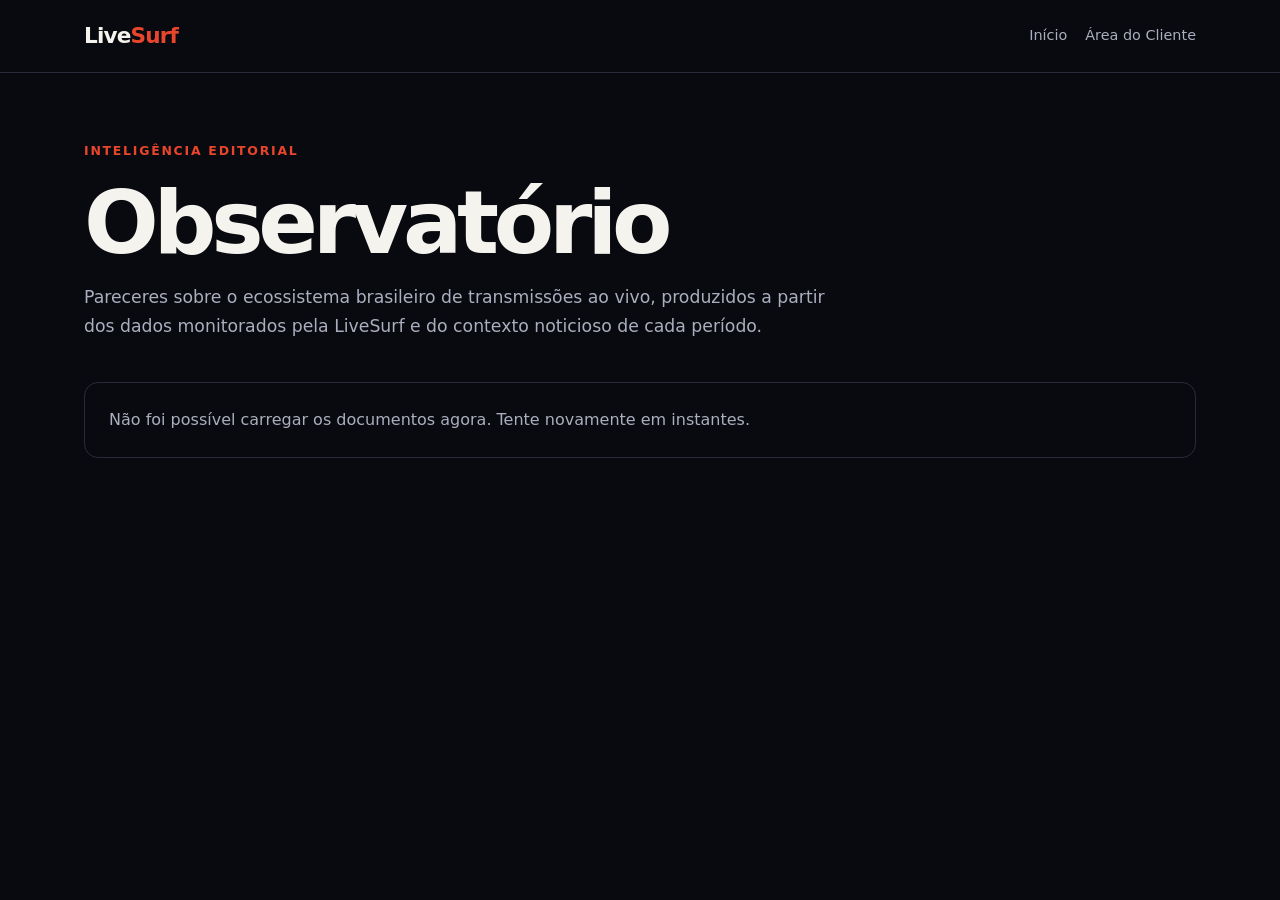
<file: observatorio.html>
<!doctype html>
<html lang="pt-BR">
<head>
  <meta charset="utf-8">
  <meta name="viewport" content="width=device-width, initial-scale=1">
  <meta name="description" content="Pareceres editoriais do Observatório LiveSurf sobre transmissões ao vivo.">
  <title>Observatório — LiveSurf</title>
  <style>
    :root { color-scheme: dark; --fundo:#090a0f; --painel:#12141c; --linha:#292c38; --texto:#f5f3ee; --suave:#aaaebe; --acento:#e8462c; }
    * { box-sizing:border-box; }
    body { margin:0; background:var(--fundo); color:var(--texto); font:16px/1.65 Inter,ui-sans-serif,system-ui,sans-serif; }
    a { color:inherit; }
    header { border-bottom:1px solid var(--linha); background:rgba(9,10,15,.94); position:sticky; top:0; z-index:2; }
    .barra { max-width:1160px; margin:auto; min-height:72px; padding:14px 24px; display:flex; align-items:center; gap:20px; }
    .marca { color:var(--texto); font-size:1.35rem; font-weight:850; text-decoration:none; letter-spacing:-.04em; }
    .marca span { color:var(--acento); }
    nav { margin-left:auto; display:flex; gap:18px; }
    nav a { color:var(--suave); font-size:.9rem; text-decoration:none; }
    main { max-width:1160px; margin:auto; padding:64px 24px 96px; }
    .intro { max-width:760px; margin-bottom:42px; }
    .rotulo { color:var(--acento); font-size:.78rem; font-weight:800; letter-spacing:.14em; text-transform:uppercase; }
    h1 { margin:.2em 0; font-size:clamp(2.5rem,7vw,5.5rem); line-height:.96; letter-spacing:-.06em; }
    .intro p { color:var(--suave); font-size:1.08rem; }
    .estado { color:var(--suave); padding:24px; border:1px solid var(--linha); border-radius:14px; }
    .arquivo { display:grid; grid-template-columns:minmax(210px,280px) 1fr; gap:28px; align-items:start; }
    .pastas { display:grid; gap:8px; position:sticky; top:96px; }
    button { font:inherit; color:inherit; cursor:pointer; }
    .pasta,.documento { width:100%; padding:14px 16px; border:1px solid var(--linha); border-radius:12px; background:var(--painel); text-align:left; }
    .pasta[aria-pressed="true"] { border-color:var(--acento); box-shadow:inset 3px 0 var(--acento); }
    .pasta small,.documento small { display:block; color:var(--suave); margin-top:3px; }
    .lista { display:grid; gap:12px; }
    .documento:hover { border-color:#555a6d; }
    article { margin-top:28px; padding:clamp(20px,4vw,46px); border:1px solid var(--linha); border-radius:18px; background:var(--painel); }
    article h2 { margin-top:0; font-size:clamp(1.8rem,4vw,3rem); line-height:1.08; }
    article h3 { margin-top:2em; color:#fff; }
    article p,article li { color:#d6d7df; }
    article .numero { padding:12px 14px; border-left:3px solid var(--acento); background:#0c0d13; margin:8px 0; }
    article .assinatura { margin-top:40px; white-space:pre-line; color:#fff; font-weight:650; }
    article .fontes a { color:#ff7b66; overflow-wrap:anywhere; }
    [hidden] { display:none !important; }
    @media (max-width:760px) { .arquivo { grid-template-columns:1fr; } .pastas { position:static; } nav a:first-child { display:none; } }
  </style>
</head>
<body>
  <header><div class="barra"><a class="marca" href="./index.html">Live<span>Surf</span></a><nav><a href="./index.html">Início</a><a href="https://media.livesurf.app/login">Área do Cliente</a></nav></div></header>
  <main>
    <section class="intro"><span class="rotulo">Inteligência editorial</span><h1>Observatório</h1><p>Pareceres sobre o ecossistema brasileiro de transmissões ao vivo, produzidos a partir dos dados monitorados pela LiveSurf e do contexto noticioso de cada período.</p></section>
    <p id="estado" class="estado">Carregando documentos publicados…</p>
    <section id="arquivo" class="arquivo" hidden><aside id="pastas" class="pastas" aria-label="Pastas por mês"></aside><div><div id="lista" class="lista" aria-label="Documentos"></div><article id="parecer" hidden></article></div></section>
  </main>
  <script>
    const ENDPOINT = "https://vfohnyldbwkbarvpwnqw.supabase.co/functions/v1/observatorio-publico";
    const estado = document.querySelector("#estado");
    const arquivo = document.querySelector("#arquivo");
    const pastas = document.querySelector("#pastas");
    const lista = document.querySelector("#lista");
    const parecer = document.querySelector("#parecer");
    let relatorios = [];

    const texto = (tag, valor, classe) => { const no=document.createElement(tag); no.textContent=valor || ""; if(classe) no.className=classe; return no; };
    const dataLonga = valor => new Intl.DateTimeFormat("pt-BR", { dateStyle:"long", timeZone:"UTC" }).format(new Date(valor + "T12:00:00Z"));
    const chaveMes = item => String(item.data_referencia || item.criado_em).slice(0,7);
    const nomeMes = chave => { const [ano,mes]=chave.split("-"); return new Intl.DateTimeFormat("pt-BR", { month:"long", year:"numeric", timeZone:"UTC" }).format(new Date(Date.UTC(+ano,+mes-1,1))); };
    const adicionaSecao = (titulo, valores, render) => { if(!valores?.length) return; parecer.append(texto("h3",titulo)); valores.forEach(render); };

    function abrir(item) {
      const r=item.relatorio || {};
      parecer.replaceChildren();
      parecer.append(texto("div", dataLonga(item.data_referencia), "rotulo"), texto("h2", item.titulo || r.titulo || "Parecer editorial"));
      if(r.periodo) parecer.append(texto("p", `Período analisado: ${r.periodo}`));
      if(r.resumoExecutivo) parecer.append(texto("p",r.resumoExecutivo));
      adicionaSecao("Números em destaque",r.destaquesNumericos,(v)=>parecer.append(texto("div",v,"numero")));
      adicionaSecao("Categorias com mais lives",r.categoriasPrincipais,(v)=>{ const bloco=document.createElement("section"); bloco.append(texto("h3",`${v.categoria} — ${v.lives} lives`),texto("p",v.analise)); parecer.append(bloco); });
      adicionaSecao("Contexto noticioso",r.contextoNoticioso,(v)=>{ parecer.append(texto("h3",v.noticia),texto("p",v.relacao)); });
      if(r.conclusao) parecer.append(texto("h3","Conclusão"),texto("p",r.conclusao));
      if(r.assinatura) parecer.append(texto("p",r.assinatura,"assinatura"));
      if(r.fontes?.length) { const bloco=document.createElement("div"); bloco.className="fontes"; bloco.append(texto("h3","Fontes")); const ul=document.createElement("ul"); r.fontes.forEach(f=>{ const li=document.createElement("li"); const a=document.createElement("a"); a.href=f.url; a.target="_blank"; a.rel="noopener noreferrer"; a.textContent=f.titulo || f.url; li.append(a); ul.append(li); }); bloco.append(ul); parecer.append(bloco); }
      parecer.hidden=false;
      parecer.scrollIntoView({ behavior:"smooth", block:"start" });
    }

    function abrirPasta(chave) {
      [...pastas.children].forEach(b=>b.setAttribute("aria-pressed",String(b.dataset.mes===chave)));
      lista.replaceChildren(); parecer.hidden=true;
      relatorios.filter(r=>chaveMes(r)===chave).forEach(item=>{ const b=document.createElement("button"); b.className="documento"; b.append(texto("strong",item.titulo || "Parecer editorial"),texto("small",dataLonga(item.data_referencia))); b.addEventListener("click",()=>abrir(item)); lista.append(b); });
    }

    fetch(ENDPOINT).then(r=>{ if(!r.ok) throw new Error("Falha ao consultar o acervo"); return r.json(); }).then(dados=>{
      relatorios=Array.isArray(dados) ? dados : dados.documentos || [];
      if(!relatorios.length) { estado.textContent="Ainda não há documentos publicados."; return; }
      estado.hidden=true; arquivo.hidden=false;
      const meses=[...new Set(relatorios.map(chaveMes))];
      meses.forEach(chave=>{ const b=document.createElement("button"); b.className="pasta"; b.dataset.mes=chave; const qtd=relatorios.filter(r=>chaveMes(r)===chave).length; b.append(texto("strong",nomeMes(chave)),texto("small",`${qtd} documento${qtd===1?"":"s"}`)); b.addEventListener("click",()=>abrirPasta(chave)); pastas.append(b); });
      abrirPasta(meses[0]);
    }).catch(()=>{ estado.textContent="Não foi possível carregar os documentos agora. Tente novamente em instantes."; });
  </script>
</body>
</html>
</file>
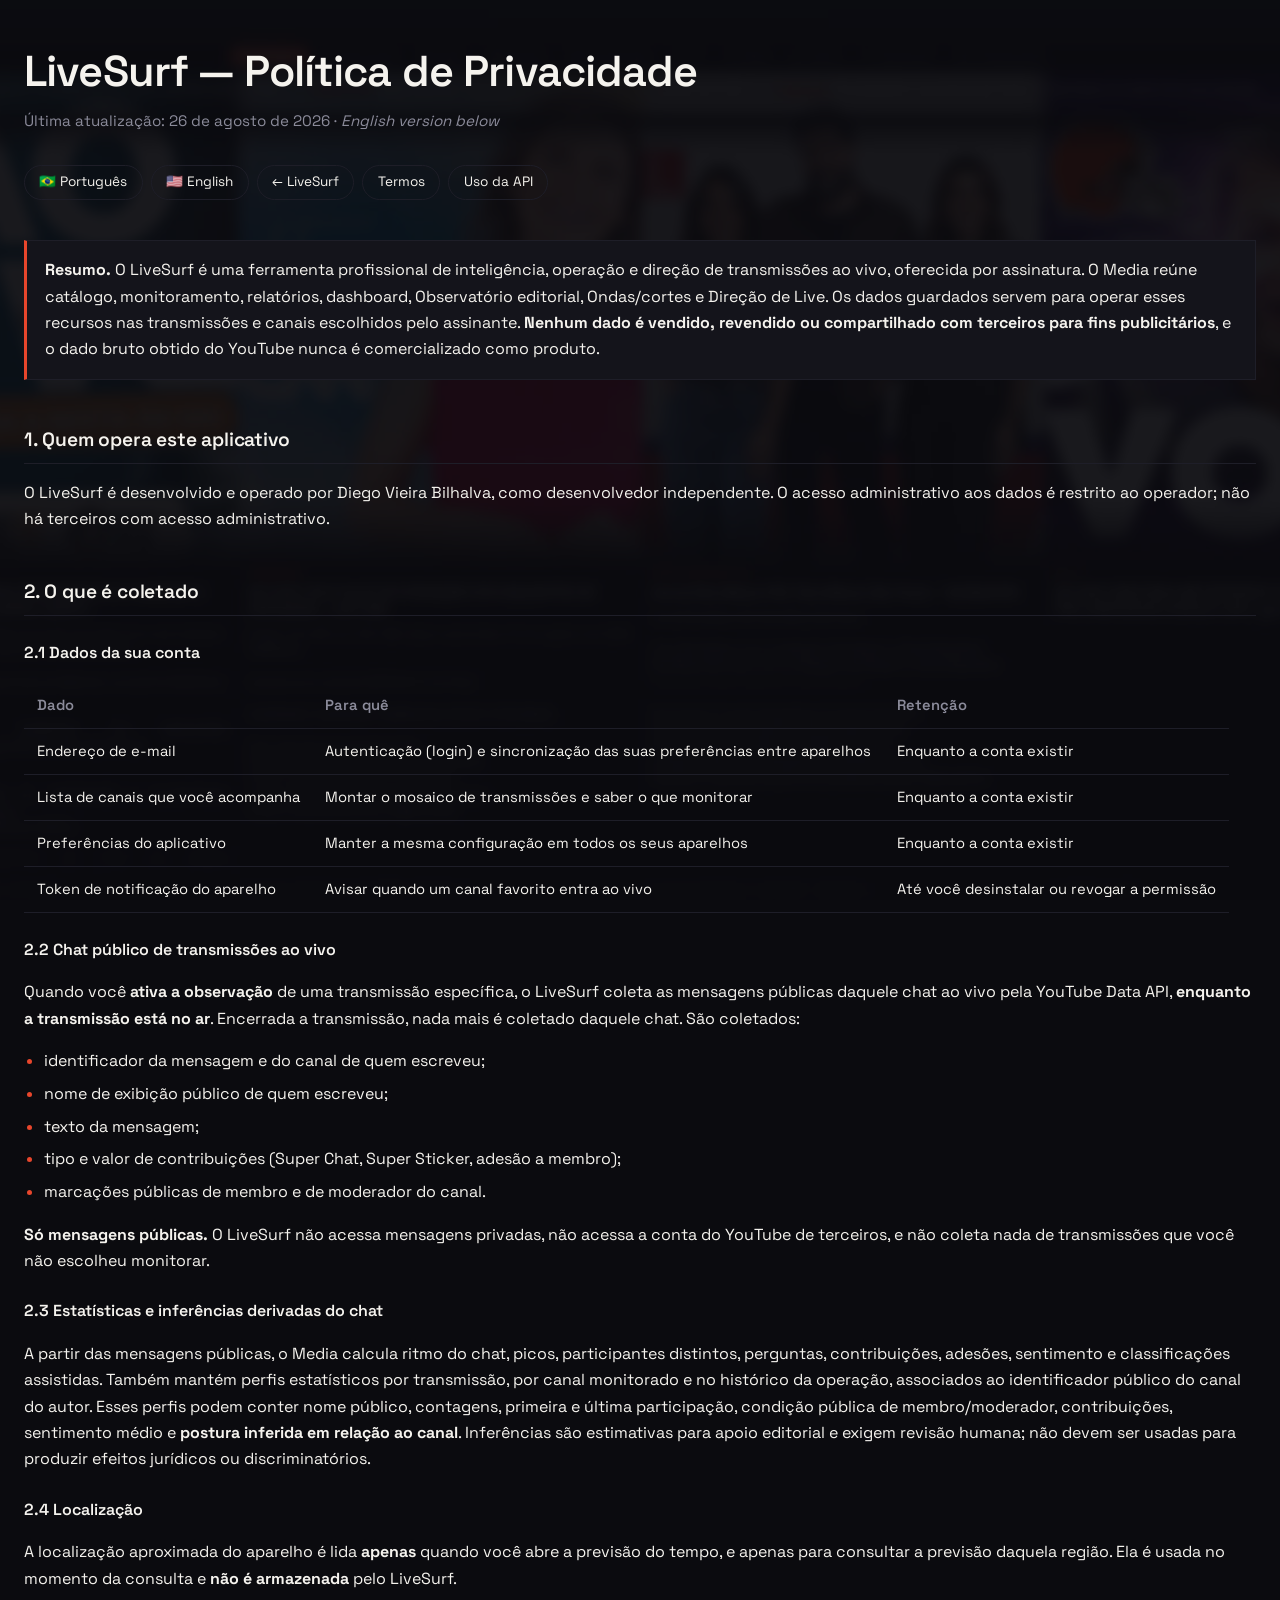
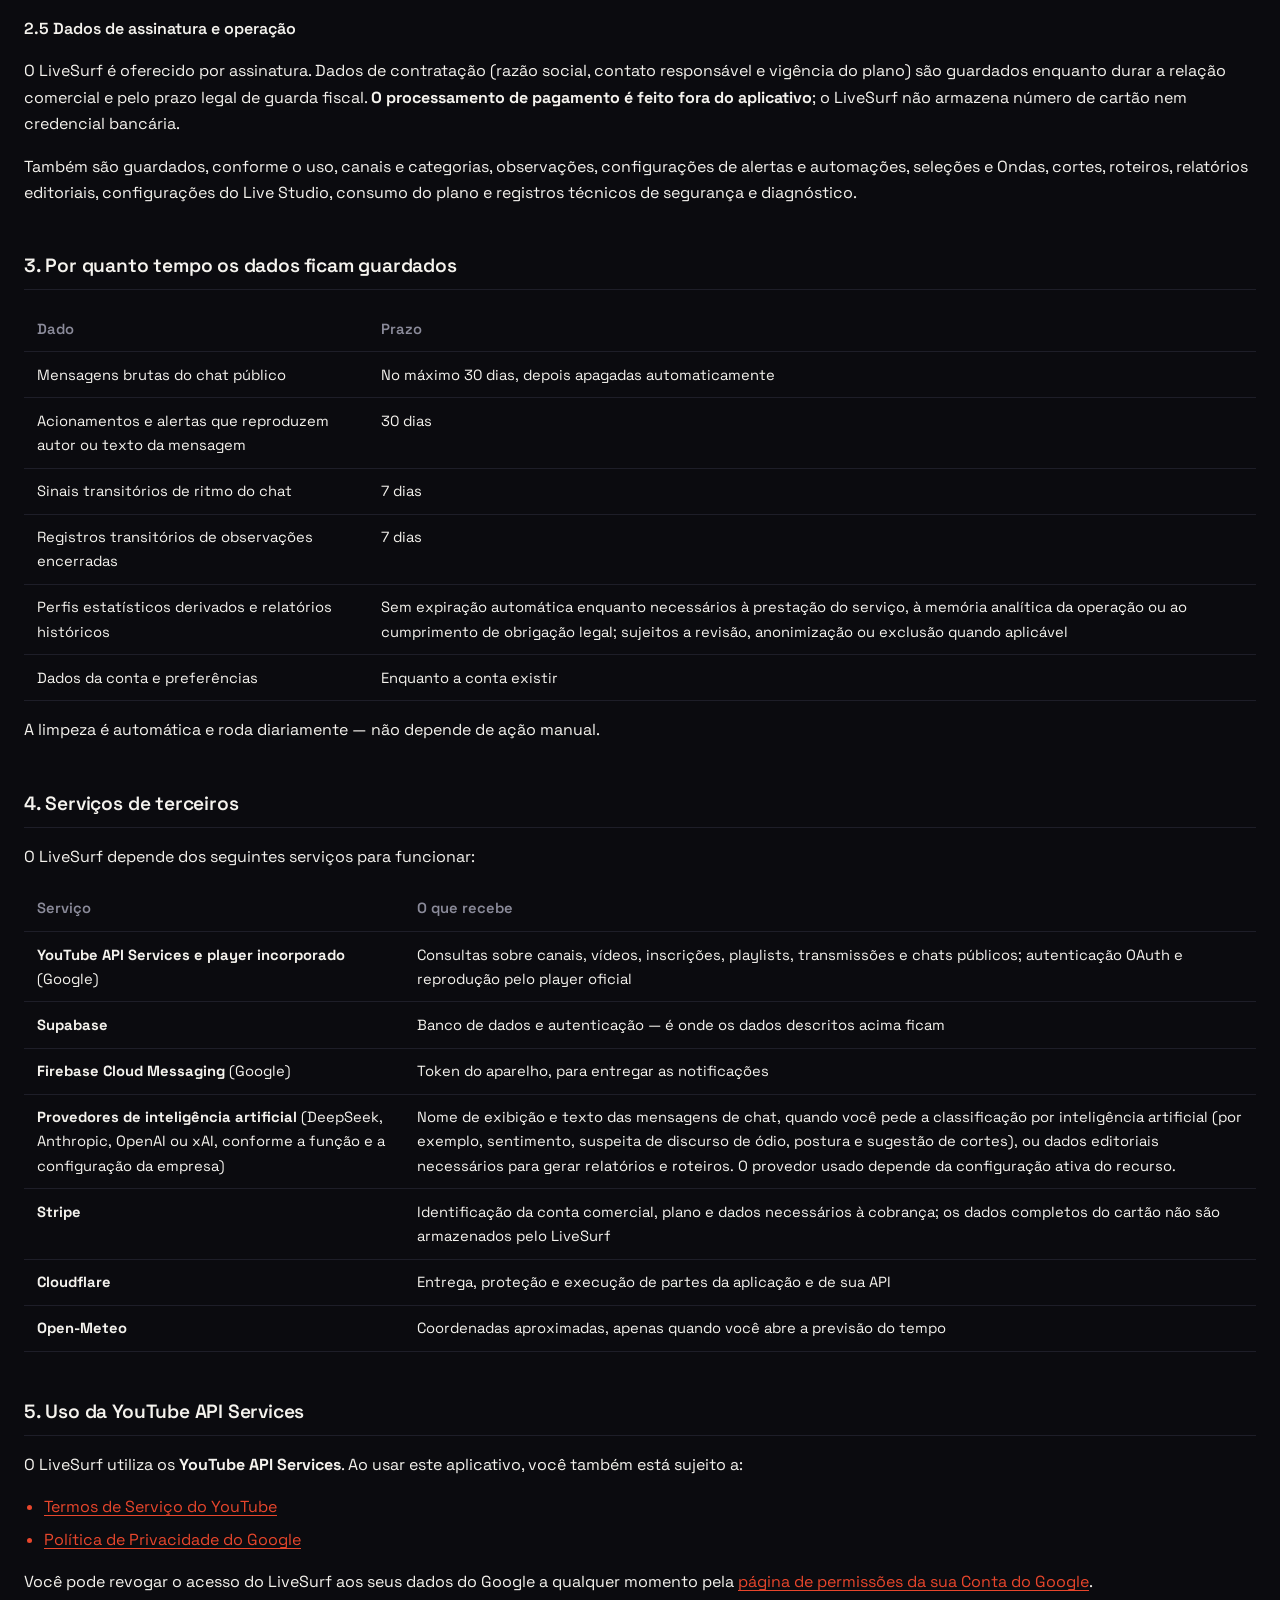
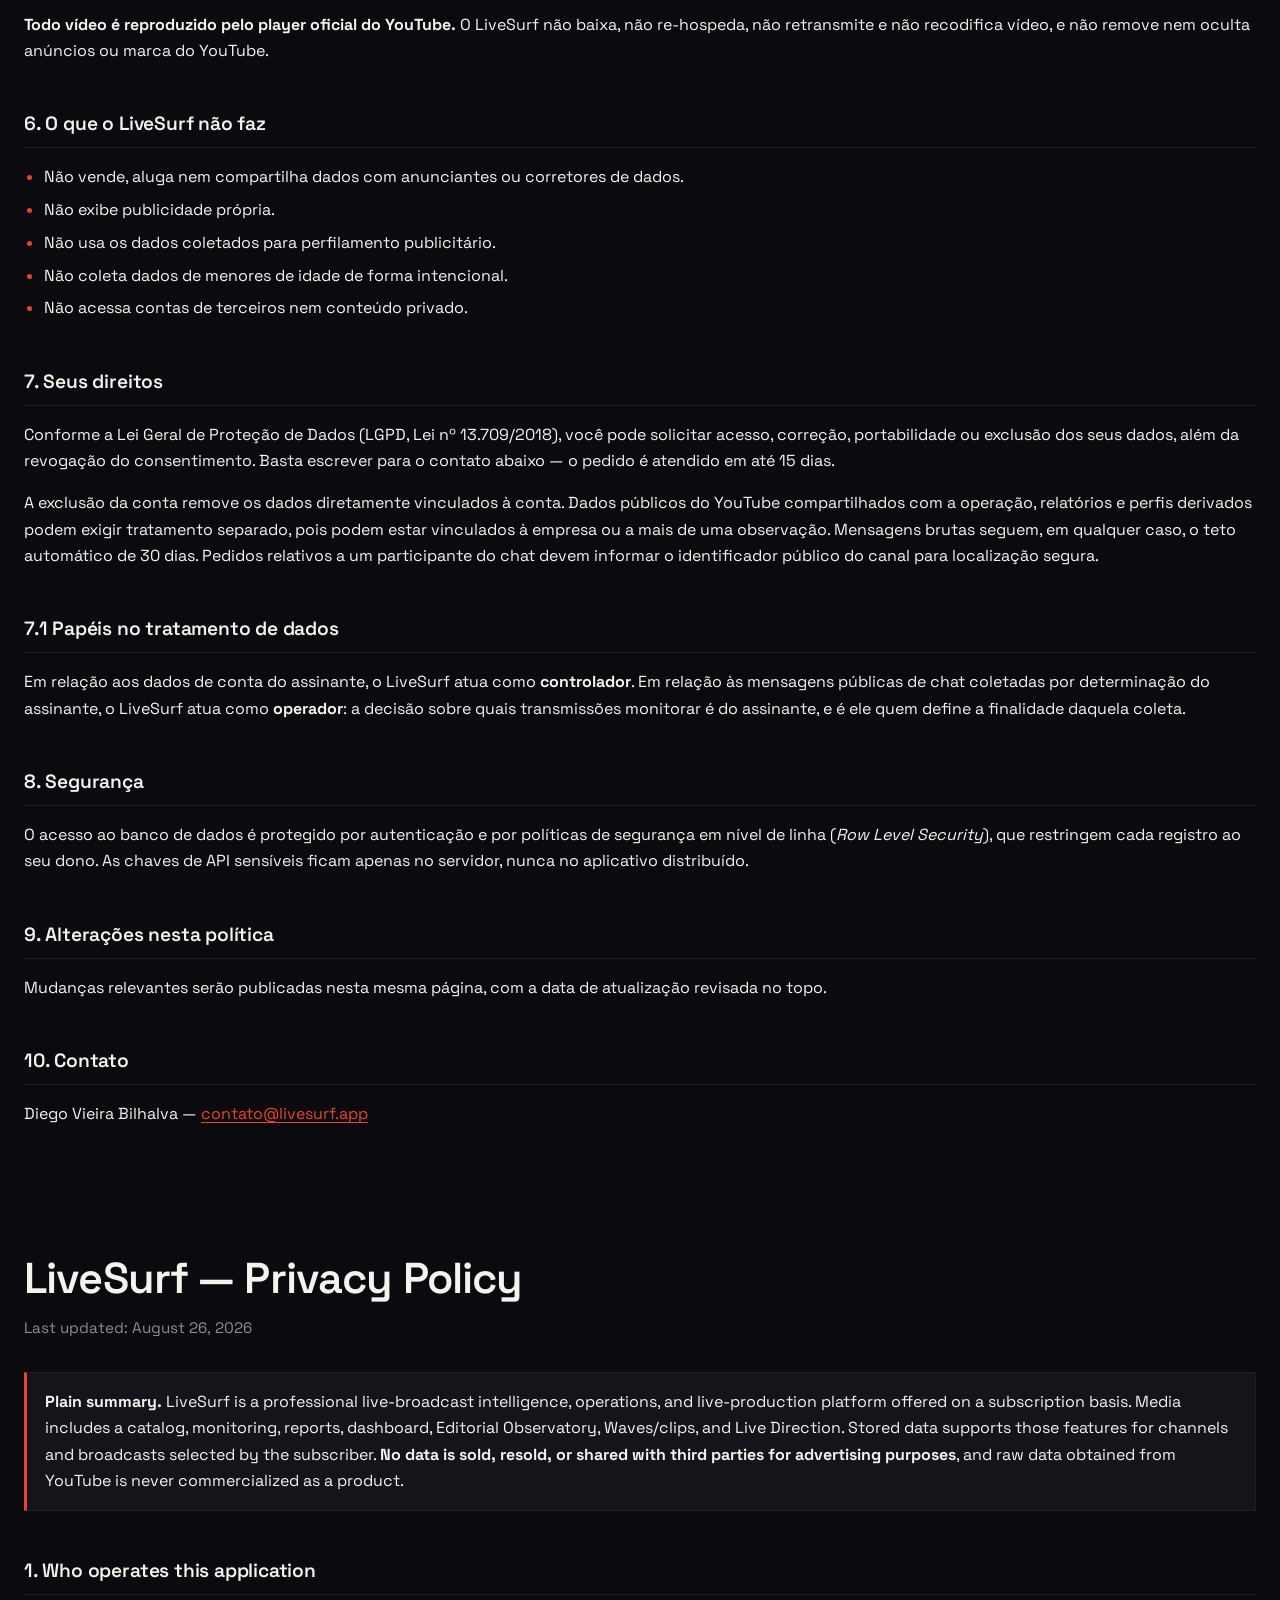
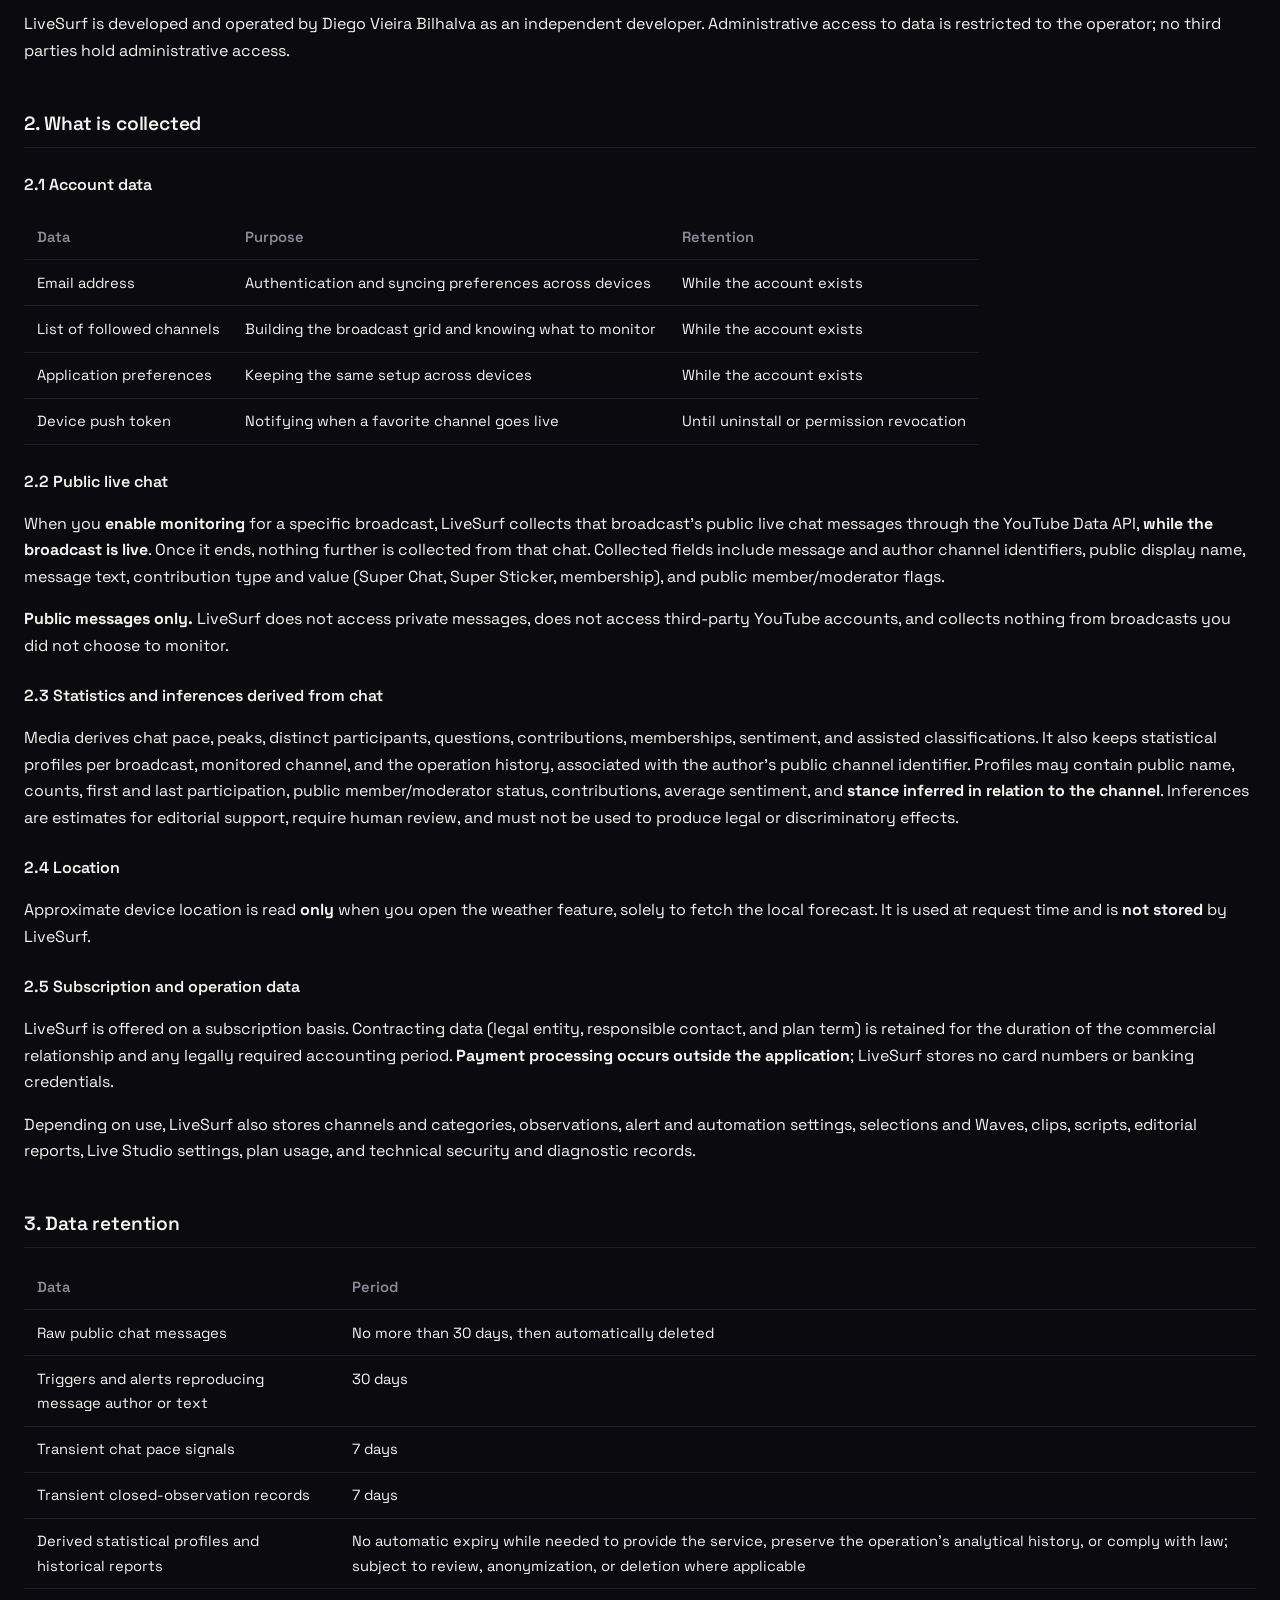
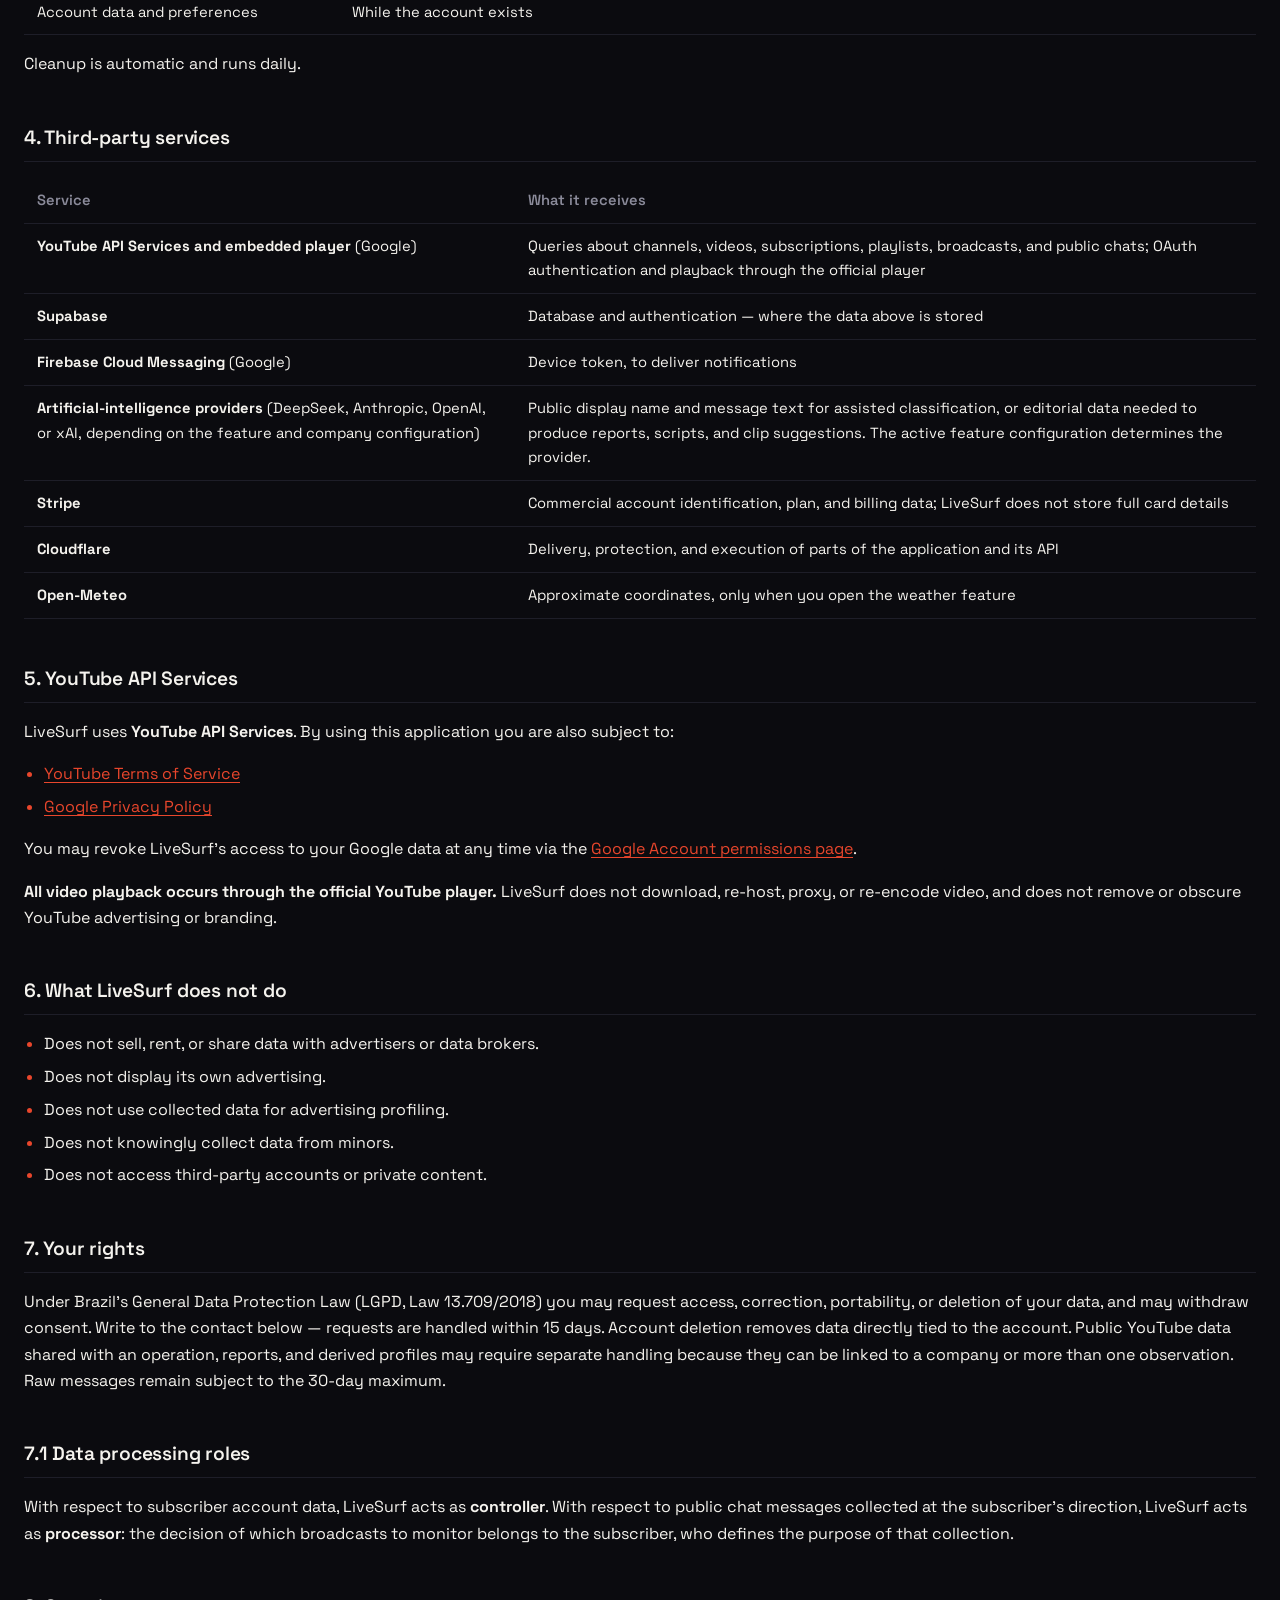
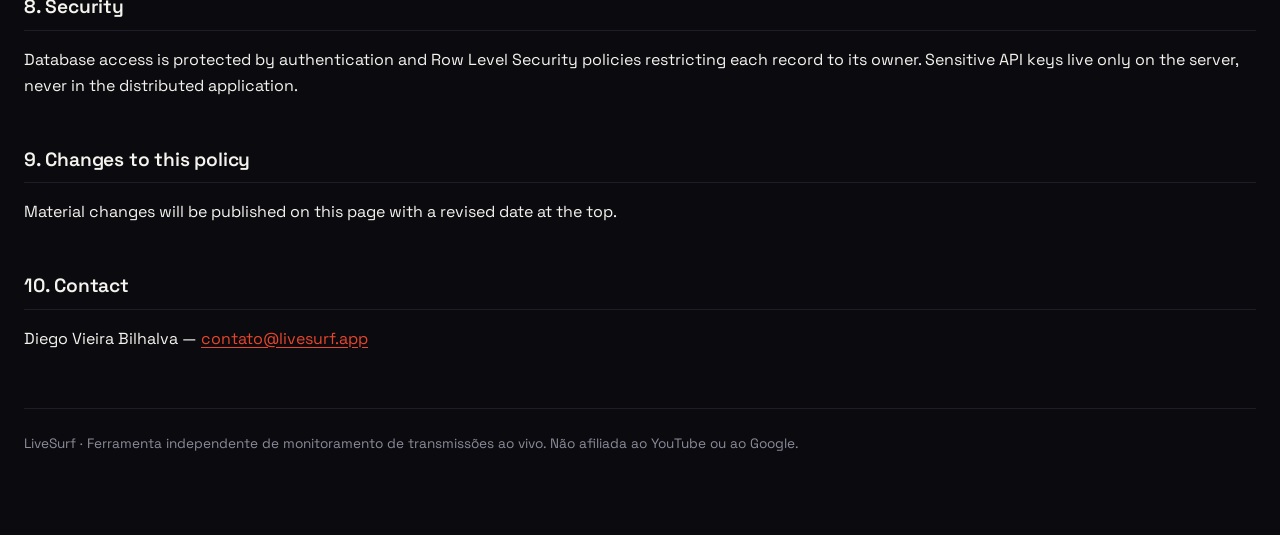
<file: privacidade.html>
<!doctype html>
<html lang="pt-BR">
<head>
<meta charset="utf-8">
<meta name="viewport" content="width=device-width, initial-scale=1">
<title>LiveSurf — Política de Privacidade / Privacy Policy</title>
<link rel="icon" href="./assets/favicon.svg" type="image/svg+xml">
<link rel="stylesheet" href="./assets/marca.css">
</head>
<body>
<main class="conteudo">

  <h1>LiveSurf — Política de Privacidade</h1>
  <p class="sub">Última atualização: 26 de agosto de 2026 · <em>English version below</em></p>

  <div class="navegacao">
    <a href="#pt">🇧🇷 Português</a>
    <a href="#en">🇺🇸 English</a>
    <a href="./">← LiveSurf</a>
    <a href="./termos.html">Termos</a>
    <a href="./uso-da-api.html">Uso da API</a>
  </div>

  <section id="pt">

    <div class="caixa">
      <strong>Resumo.</strong> O LiveSurf é uma ferramenta profissional
      de inteligência, operação e direção de transmissões ao vivo, oferecida por
      assinatura. O Media reúne catálogo, monitoramento, relatórios, dashboard,
      Observatório editorial, Ondas/cortes e Direção de Live. Os dados guardados
      servem para operar esses recursos nas transmissões e canais escolhidos pelo
      assinante.
      <strong>Nenhum dado é vendido, revendido ou compartilhado com terceiros
      para fins publicitários</strong>, e o dado bruto obtido do YouTube nunca é
      comercializado como produto.
    </div>

    <h2>1. Quem opera este aplicativo</h2>
    <p>
      O LiveSurf é desenvolvido e operado por Diego Vieira Bilhalva, como
      desenvolvedor independente. O acesso administrativo aos dados é restrito
      ao operador; não há terceiros com acesso administrativo.
    </p>

    <h2>2. O que é coletado</h2>

    <h3>2.1 Dados da sua conta</h3>
    <table>
      <tr><th>Dado</th><th>Para quê</th><th>Retenção</th></tr>
      <tr>
        <td>Endereço de e-mail</td>
        <td>Autenticação (login) e sincronização das suas preferências entre aparelhos</td>
        <td>Enquanto a conta existir</td>
      </tr>
      <tr>
        <td>Lista de canais que você acompanha</td>
        <td>Montar o mosaico de transmissões e saber o que monitorar</td>
        <td>Enquanto a conta existir</td>
      </tr>
      <tr>
        <td>Preferências do aplicativo</td>
        <td>Manter a mesma configuração em todos os seus aparelhos</td>
        <td>Enquanto a conta existir</td>
      </tr>
      <tr>
        <td>Token de notificação do aparelho</td>
        <td>Avisar quando um canal favorito entra ao vivo</td>
        <td>Até você desinstalar ou revogar a permissão</td>
      </tr>
    </table>

    <h3>2.2 Chat público de transmissões ao vivo</h3>
    <p>
      Quando você <strong>ativa a observação</strong> de uma transmissão específica, o
      LiveSurf coleta as mensagens públicas daquele chat ao vivo pela YouTube
      Data API, <strong>enquanto a transmissão está no ar</strong>. Encerrada a
      transmissão, nada mais é coletado daquele chat. São coletados:
    </p>
    <ul>
      <li>identificador da mensagem e do canal de quem escreveu;</li>
      <li>nome de exibição público de quem escreveu;</li>
      <li>texto da mensagem;</li>
      <li>tipo e valor de contribuições (Super Chat, Super Sticker, adesão a membro);</li>
      <li>marcações públicas de membro e de moderador do canal.</li>
    </ul>
    <p>
      <strong>Só mensagens públicas.</strong> O LiveSurf não acessa mensagens
      privadas, não acessa a conta do YouTube de terceiros, e não coleta nada de
      transmissões que você não escolheu monitorar.
    </p>

    <h3>2.3 Estatísticas e inferências derivadas do chat</h3>
    <p>
      A partir das mensagens públicas, o Media calcula ritmo do chat, picos,
      participantes distintos, perguntas, contribuições, adesões, sentimento e
      classificações assistidas. Também mantém perfis estatísticos por transmissão,
      por canal monitorado e no histórico da operação, associados ao identificador
      público do canal do autor. Esses perfis podem conter nome público, contagens,
      primeira e última participação, condição pública de membro/moderador,
      contribuições, sentimento médio e <strong>postura inferida em relação ao canal</strong>.
      Inferências são estimativas para apoio editorial e exigem revisão humana; não
      devem ser usadas para produzir efeitos jurídicos ou discriminatórios.
    </p>

    <h3>2.4 Localização</h3>
    <p>
      A localização aproximada do aparelho é lida <strong>apenas</strong> quando
      você abre a previsão do tempo, e apenas para consultar a previsão daquela
      região. Ela é usada no momento da consulta e <strong>não é armazenada</strong>
      pelo LiveSurf.
    </p>

    <h3>2.5 Dados de assinatura e operação</h3>
    <p>
      O LiveSurf é oferecido por assinatura. Dados de contratação (razão social,
      contato responsável e vigência do plano) são guardados enquanto durar a
      relação comercial e pelo prazo legal de guarda fiscal. <strong>O
      processamento de pagamento é feito fora do aplicativo</strong>; o LiveSurf
      não armazena número de cartão nem credencial bancária.
    </p>
    <p>
      Também são guardados, conforme o uso, canais e categorias, observações,
      configurações de alertas e automações, seleções e Ondas, cortes, roteiros,
      relatórios editoriais, configurações do Live Studio, consumo do plano e
      registros técnicos de segurança e diagnóstico.
    </p>

    <h2>3. Por quanto tempo os dados ficam guardados</h2>
    <table>
      <tr><th>Dado</th><th>Prazo</th></tr>
      <tr><td>Mensagens brutas do chat público</td><td>No máximo 30 dias, depois apagadas automaticamente</td></tr>
      <tr><td>Acionamentos e alertas que reproduzem autor ou texto da mensagem</td><td>30 dias</td></tr>
      <tr><td>Sinais transitórios de ritmo do chat</td><td>7 dias</td></tr>
      <tr><td>Registros transitórios de observações encerradas</td><td>7 dias</td></tr>
      <tr><td>Perfis estatísticos derivados e relatórios históricos</td><td>Sem expiração automática enquanto necessários à prestação do serviço, à memória analítica da operação ou ao cumprimento de obrigação legal; sujeitos a revisão, anonimização ou exclusão quando aplicável</td></tr>
      <tr><td>Dados da conta e preferências</td><td>Enquanto a conta existir</td></tr>
    </table>
    <p>
      A limpeza é automática e roda diariamente — não depende de ação manual.
    </p>

    <h2>4. Serviços de terceiros</h2>
    <p>O LiveSurf depende dos seguintes serviços para funcionar:</p>
    <table>
      <tr><th>Serviço</th><th>O que recebe</th></tr>
      <tr>
        <td><strong>YouTube API Services e player incorporado</strong> (Google)</td>
        <td>Consultas sobre canais, vídeos, inscrições, playlists, transmissões e chats públicos; autenticação OAuth e reprodução pelo player oficial</td>
      </tr>
      <tr>
        <td><strong>Supabase</strong></td>
        <td>Banco de dados e autenticação — é onde os dados descritos acima ficam</td>
      </tr>
      <tr>
        <td><strong>Firebase Cloud Messaging</strong> (Google)</td>
        <td>Token do aparelho, para entregar as notificações</td>
      </tr>
      <tr>
        <td><strong>Provedores de inteligência artificial</strong> (DeepSeek, Anthropic, OpenAI ou xAI, conforme a função e a configuração da empresa)</td>
        <td>
          Nome de exibição e texto das mensagens de chat, quando você pede a
          classificação por inteligência artificial (por exemplo, sentimento,
          suspeita de discurso de ódio, postura e sugestão de cortes), ou dados
          editoriais necessários para gerar relatórios e roteiros. O provedor usado
          depende da configuração ativa do recurso.
        </td>
      </tr>
      <tr>
        <td><strong>Stripe</strong></td>
        <td>Identificação da conta comercial, plano e dados necessários à cobrança; os dados completos do cartão não são armazenados pelo LiveSurf</td>
      </tr>
      <tr>
        <td><strong>Cloudflare</strong></td>
        <td>Entrega, proteção e execução de partes da aplicação e de sua API</td>
      </tr>
      <tr>
        <td><strong>Open-Meteo</strong></td>
        <td>Coordenadas aproximadas, apenas quando você abre a previsão do tempo</td>
      </tr>
    </table>

    <h2>5. Uso da YouTube API Services</h2>
    <p>
      O LiveSurf utiliza os <strong>YouTube API Services</strong>. Ao usar este
      aplicativo, você também está sujeito a:
    </p>
    <ul>
      <li><a href="https://www.youtube.com/t/terms" target="_blank" rel="noopener">Termos de Serviço do YouTube</a></li>
      <li><a href="https://policies.google.com/privacy" target="_blank" rel="noopener">Política de Privacidade do Google</a></li>
    </ul>
    <p>
      Você pode revogar o acesso do LiveSurf aos seus dados do Google a qualquer
      momento pela
      <a href="https://myaccount.google.com/permissions" target="_blank" rel="noopener">página de permissões da sua Conta do Google</a>.
    </p>
    <p>
      <strong>Todo vídeo é reproduzido pelo player oficial do YouTube.</strong> O
      LiveSurf não baixa, não re-hospeda, não retransmite e não recodifica vídeo,
      e não remove nem oculta anúncios ou marca do YouTube.
    </p>

    <h2>6. O que o LiveSurf não faz</h2>
    <ul>
      <li>Não vende, aluga nem compartilha dados com anunciantes ou corretores de dados.</li>
      <li>Não exibe publicidade própria.</li>
      <li>Não usa os dados coletados para perfilamento publicitário.</li>
      <li>Não coleta dados de menores de idade de forma intencional.</li>
      <li>Não acessa contas de terceiros nem conteúdo privado.</li>
    </ul>

    <h2>7. Seus direitos</h2>
    <p>
      Conforme a Lei Geral de Proteção de Dados (LGPD, Lei nº 13.709/2018), você
      pode solicitar acesso, correção, portabilidade ou exclusão dos seus dados,
      além da revogação do consentimento. Basta escrever para o contato abaixo — o
      pedido é atendido em até 15 dias.
    </p>
    <p>
      A exclusão da conta remove os dados diretamente vinculados à conta. Dados
      públicos do YouTube compartilhados com a operação, relatórios e perfis
      derivados podem exigir tratamento separado, pois podem estar vinculados à
      empresa ou a mais de uma observação. Mensagens brutas seguem, em qualquer
      caso, o teto automático de 30 dias. Pedidos relativos a um participante do
      chat devem informar o identificador público do canal para localização segura.
    </p>

    <h2>7.1 Papéis no tratamento de dados</h2>
    <p>
      Em relação aos dados de conta do assinante, o LiveSurf atua como
      <strong>controlador</strong>. Em relação às mensagens públicas de chat
      coletadas por determinação do assinante, o LiveSurf atua como
      <strong>operador</strong>: a decisão sobre quais transmissões monitorar é
      do assinante, e é ele quem define a finalidade daquela coleta.
    </p>

    <h2>8. Segurança</h2>
    <p>
      O acesso ao banco de dados é protegido por autenticação e por políticas de
      segurança em nível de linha (<em>Row Level Security</em>), que restringem
      cada registro ao seu dono. As chaves de API sensíveis ficam apenas no
      servidor, nunca no aplicativo distribuído.
    </p>

    <h2>9. Alterações nesta política</h2>
    <p>
      Mudanças relevantes serão publicadas nesta mesma página, com a data de
      atualização revisada no topo.
    </p>

    <h2>10. Contato</h2>
    <p>
      Diego Vieira Bilhalva —
      <a href="mailto:contato@livesurf.app">contato@livesurf.app</a>
    </p>

  </section>

  <hr style="margin:4rem 0; border:0; border-top:1px solid var(--linha)">

  <section id="en">

    <h1>LiveSurf — Privacy Policy</h1>
    <p class="sub">Last updated: August 26, 2026</p>

    <div class="caixa">
      <strong>Plain summary.</strong> LiveSurf is a professional live-broadcast
      intelligence, operations, and live-production platform offered on a
      subscription basis. Media includes a catalog, monitoring, reports,
      dashboard, Editorial Observatory, Waves/clips, and Live Direction. Stored
      data supports those features for channels and broadcasts selected by the
      subscriber. <strong>No data is sold, resold, or shared
      with third parties for advertising purposes</strong>, and raw data obtained
      from YouTube is never commercialized as a product.
    </div>

    <h2>1. Who operates this application</h2>
    <p>
      LiveSurf is developed and operated by Diego Vieira Bilhalva as an
      independent developer. Administrative access to data is restricted to the
      operator; no third parties hold administrative access.
    </p>

    <h2>2. What is collected</h2>

    <h3>2.1 Account data</h3>
    <table>
      <tr><th>Data</th><th>Purpose</th><th>Retention</th></tr>
      <tr><td>Email address</td><td>Authentication and syncing preferences across devices</td><td>While the account exists</td></tr>
      <tr><td>List of followed channels</td><td>Building the broadcast grid and knowing what to monitor</td><td>While the account exists</td></tr>
      <tr><td>Application preferences</td><td>Keeping the same setup across devices</td><td>While the account exists</td></tr>
      <tr><td>Device push token</td><td>Notifying when a favorite channel goes live</td><td>Until uninstall or permission revocation</td></tr>
    </table>

    <h3>2.2 Public live chat</h3>
    <p>
      When you <strong>enable monitoring</strong> for a specific broadcast,
      LiveSurf collects that broadcast's public live chat messages through the
      YouTube Data API, <strong>while the broadcast is live</strong>. Once it
      ends, nothing further is collected from that chat.
      Collected fields include message and author channel identifiers, public display
      name, message text, contribution type and value (Super Chat, Super Sticker,
      membership), and public member/moderator flags.
    </p>
    <p>
      <strong>Public messages only.</strong> LiveSurf does not access private
      messages, does not access third-party YouTube accounts, and collects
      nothing from broadcasts you did not choose to monitor.
    </p>

    <h3>2.3 Statistics and inferences derived from chat</h3>
    <p>
      Media derives chat pace, peaks, distinct participants, questions,
      contributions, memberships, sentiment, and assisted classifications. It
      also keeps statistical profiles per broadcast, monitored channel, and the
      operation history, associated with the author's public channel identifier.
      Profiles may contain public name, counts, first and last participation,
      public member/moderator status, contributions, average sentiment, and
      <strong>stance inferred in relation to the channel</strong>. Inferences are
      estimates for editorial support, require human review, and must not be used
      to produce legal or discriminatory effects.
    </p>

    <h3>2.4 Location</h3>
    <p>
      Approximate device location is read <strong>only</strong> when you open the
      weather feature, solely to fetch the local forecast. It is used at request
      time and is <strong>not stored</strong> by LiveSurf.
    </p>

    <h3>2.5 Subscription and operation data</h3>
    <p>
      LiveSurf is offered on a subscription basis. Contracting data (legal
      entity, responsible contact, and plan term) is retained for the duration of
      the commercial relationship and any legally required accounting period.
      <strong>Payment processing occurs outside the application</strong>;
      LiveSurf stores no card numbers or banking credentials.
    </p>
    <p>
      Depending on use, LiveSurf also stores channels and categories,
      observations, alert and automation settings, selections and Waves, clips,
      scripts, editorial reports, Live Studio settings, plan usage, and technical
      security and diagnostic records.
    </p>

    <h2>3. Data retention</h2>
    <table>
      <tr><th>Data</th><th>Period</th></tr>
      <tr><td>Raw public chat messages</td><td>No more than 30 days, then automatically deleted</td></tr>
      <tr><td>Triggers and alerts reproducing message author or text</td><td>30 days</td></tr>
      <tr><td>Transient chat pace signals</td><td>7 days</td></tr>
      <tr><td>Transient closed-observation records</td><td>7 days</td></tr>
      <tr><td>Derived statistical profiles and historical reports</td><td>No automatic expiry while needed to provide the service, preserve the operation's analytical history, or comply with law; subject to review, anonymization, or deletion where applicable</td></tr>
      <tr><td>Account data and preferences</td><td>While the account exists</td></tr>
    </table>
    <p>Cleanup is automatic and runs daily.</p>

    <h2>4. Third-party services</h2>
    <table>
      <tr><th>Service</th><th>What it receives</th></tr>
      <tr><td><strong>YouTube API Services and embedded player</strong> (Google)</td><td>Queries about channels, videos, subscriptions, playlists, broadcasts, and public chats; OAuth authentication and playback through the official player</td></tr>
      <tr><td><strong>Supabase</strong></td><td>Database and authentication — where the data above is stored</td></tr>
      <tr><td><strong>Firebase Cloud Messaging</strong> (Google)</td><td>Device token, to deliver notifications</td></tr>
      <tr><td><strong>Artificial-intelligence providers</strong> (DeepSeek, Anthropic, OpenAI, or xAI, depending on the feature and company configuration)</td><td>Public display name and message text for assisted classification, or editorial data needed to produce reports, scripts, and clip suggestions. The active feature configuration determines the provider.</td></tr>
      <tr><td><strong>Stripe</strong></td><td>Commercial account identification, plan, and billing data; LiveSurf does not store full card details</td></tr>
      <tr><td><strong>Cloudflare</strong></td><td>Delivery, protection, and execution of parts of the application and its API</td></tr>
      <tr><td><strong>Open-Meteo</strong></td><td>Approximate coordinates, only when you open the weather feature</td></tr>
    </table>

    <h2>5. YouTube API Services</h2>
    <p>LiveSurf uses <strong>YouTube API Services</strong>. By using this application you are also subject to:</p>
    <ul>
      <li><a href="https://www.youtube.com/t/terms" target="_blank" rel="noopener">YouTube Terms of Service</a></li>
      <li><a href="https://policies.google.com/privacy" target="_blank" rel="noopener">Google Privacy Policy</a></li>
    </ul>
    <p>
      You may revoke LiveSurf's access to your Google data at any time via the
      <a href="https://myaccount.google.com/permissions" target="_blank" rel="noopener">Google Account permissions page</a>.
    </p>
    <p>
      <strong>All video playback occurs through the official YouTube player.</strong>
      LiveSurf does not download, re-host, proxy, or re-encode video, and does not
      remove or obscure YouTube advertising or branding.
    </p>

    <h2>6. What LiveSurf does not do</h2>
    <ul>
      <li>Does not sell, rent, or share data with advertisers or data brokers.</li>
      <li>Does not display its own advertising.</li>
      <li>Does not use collected data for advertising profiling.</li>
      <li>Does not knowingly collect data from minors.</li>
      <li>Does not access third-party accounts or private content.</li>
    </ul>

    <h2>7. Your rights</h2>
    <p>
      Under Brazil's General Data Protection Law (LGPD, Law 13.709/2018) you may
      request access, correction, portability, or deletion of your data, and may
      withdraw consent. Write to the contact below — requests are handled within
      15 days. Account deletion removes data directly tied to the account. Public
      YouTube data shared with an operation, reports, and derived profiles may
      require separate handling because they can be linked to a company or more
      than one observation. Raw messages remain subject to the 30-day maximum.
    </p>

    <h2>7.1 Data processing roles</h2>
    <p>
      With respect to subscriber account data, LiveSurf acts as
      <strong>controller</strong>. With respect to public chat messages collected
      at the subscriber's direction, LiveSurf acts as <strong>processor</strong>:
      the decision of which broadcasts to monitor belongs to the subscriber, who
      defines the purpose of that collection.
    </p>

    <h2>8. Security</h2>
    <p>
      Database access is protected by authentication and Row Level Security
      policies restricting each record to its owner. Sensitive API keys live only
      on the server, never in the distributed application.
    </p>

    <h2>9. Changes to this policy</h2>
    <p>Material changes will be published on this page with a revised date at the top.</p>

    <h2>10. Contact</h2>
    <p>Diego Vieira Bilhalva — <a href="mailto:contato@livesurf.app">contato@livesurf.app</a></p>

  </section>

  <footer class="rodape">
    LiveSurf · Ferramenta independente de monitoramento de transmissões ao vivo.
    Não afiliada ao YouTube ou ao Google.
  </footer>

</main>
</body>
</html>
</file>
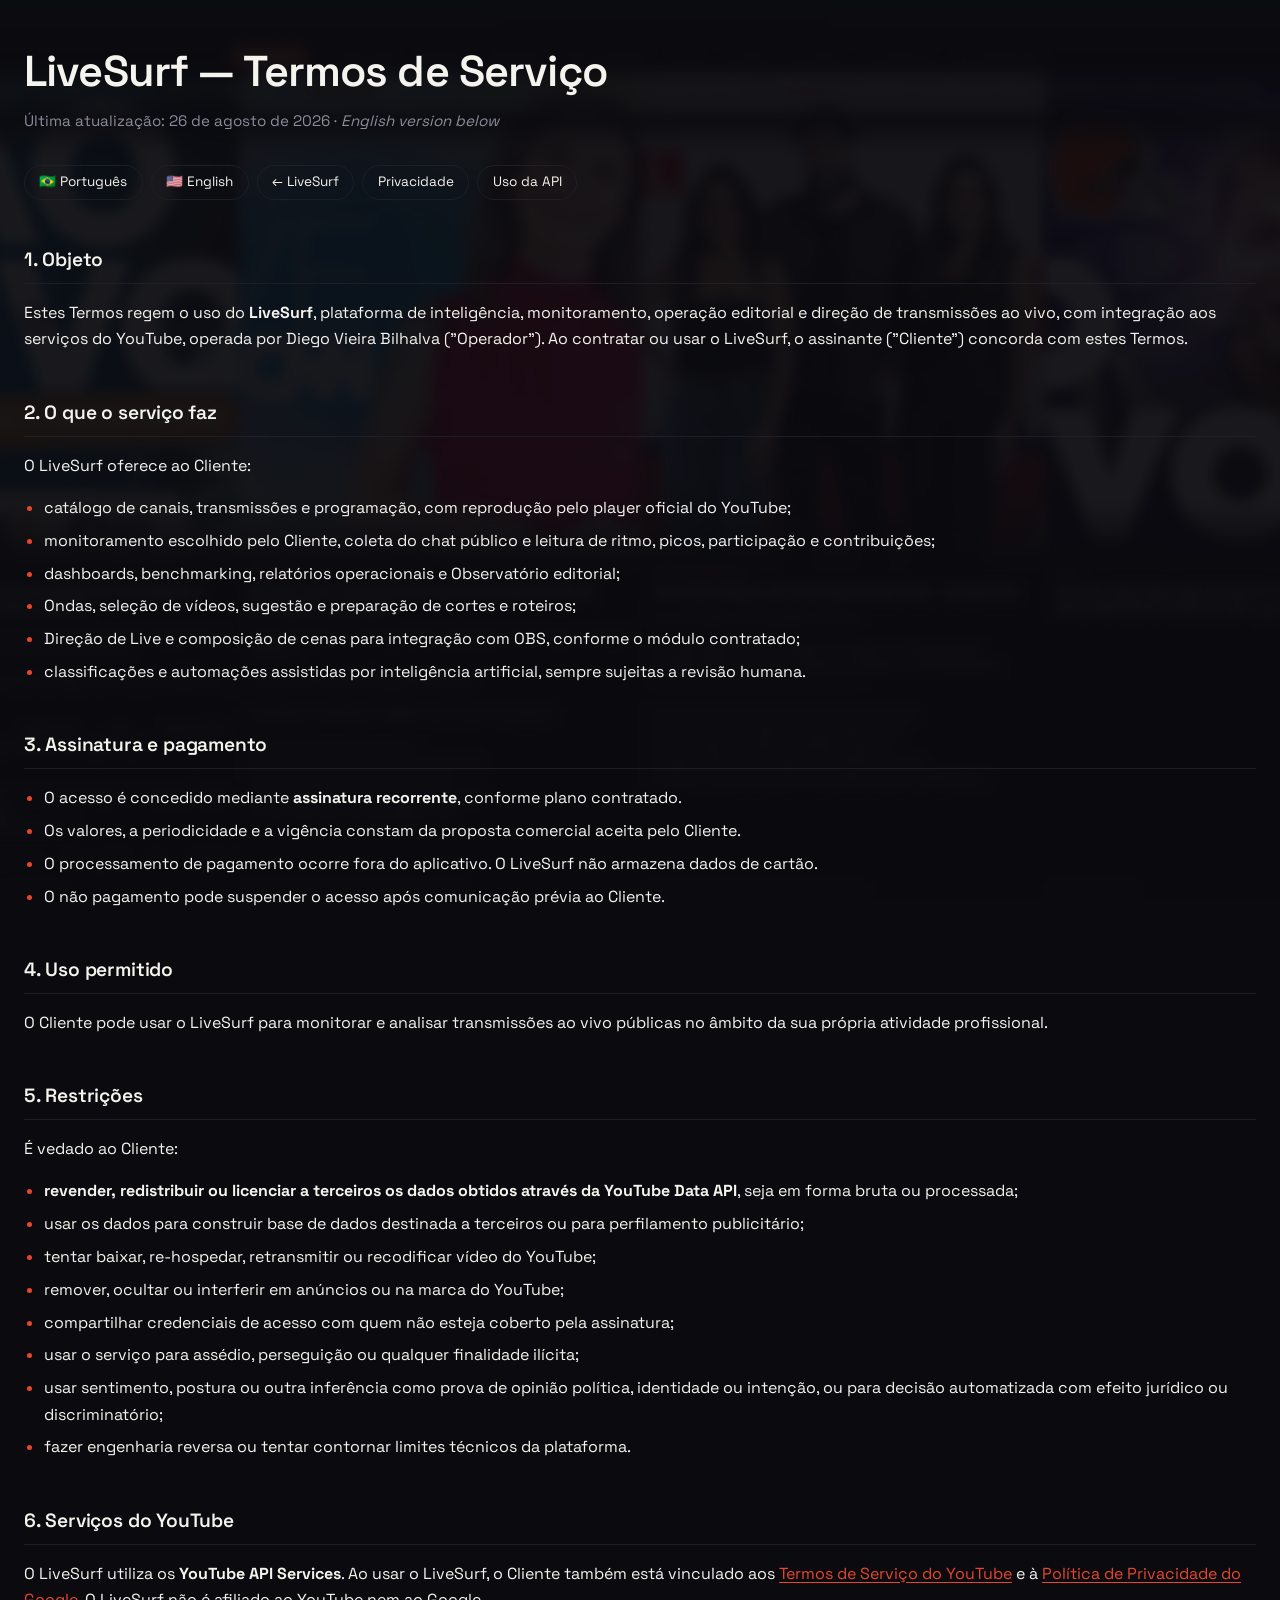
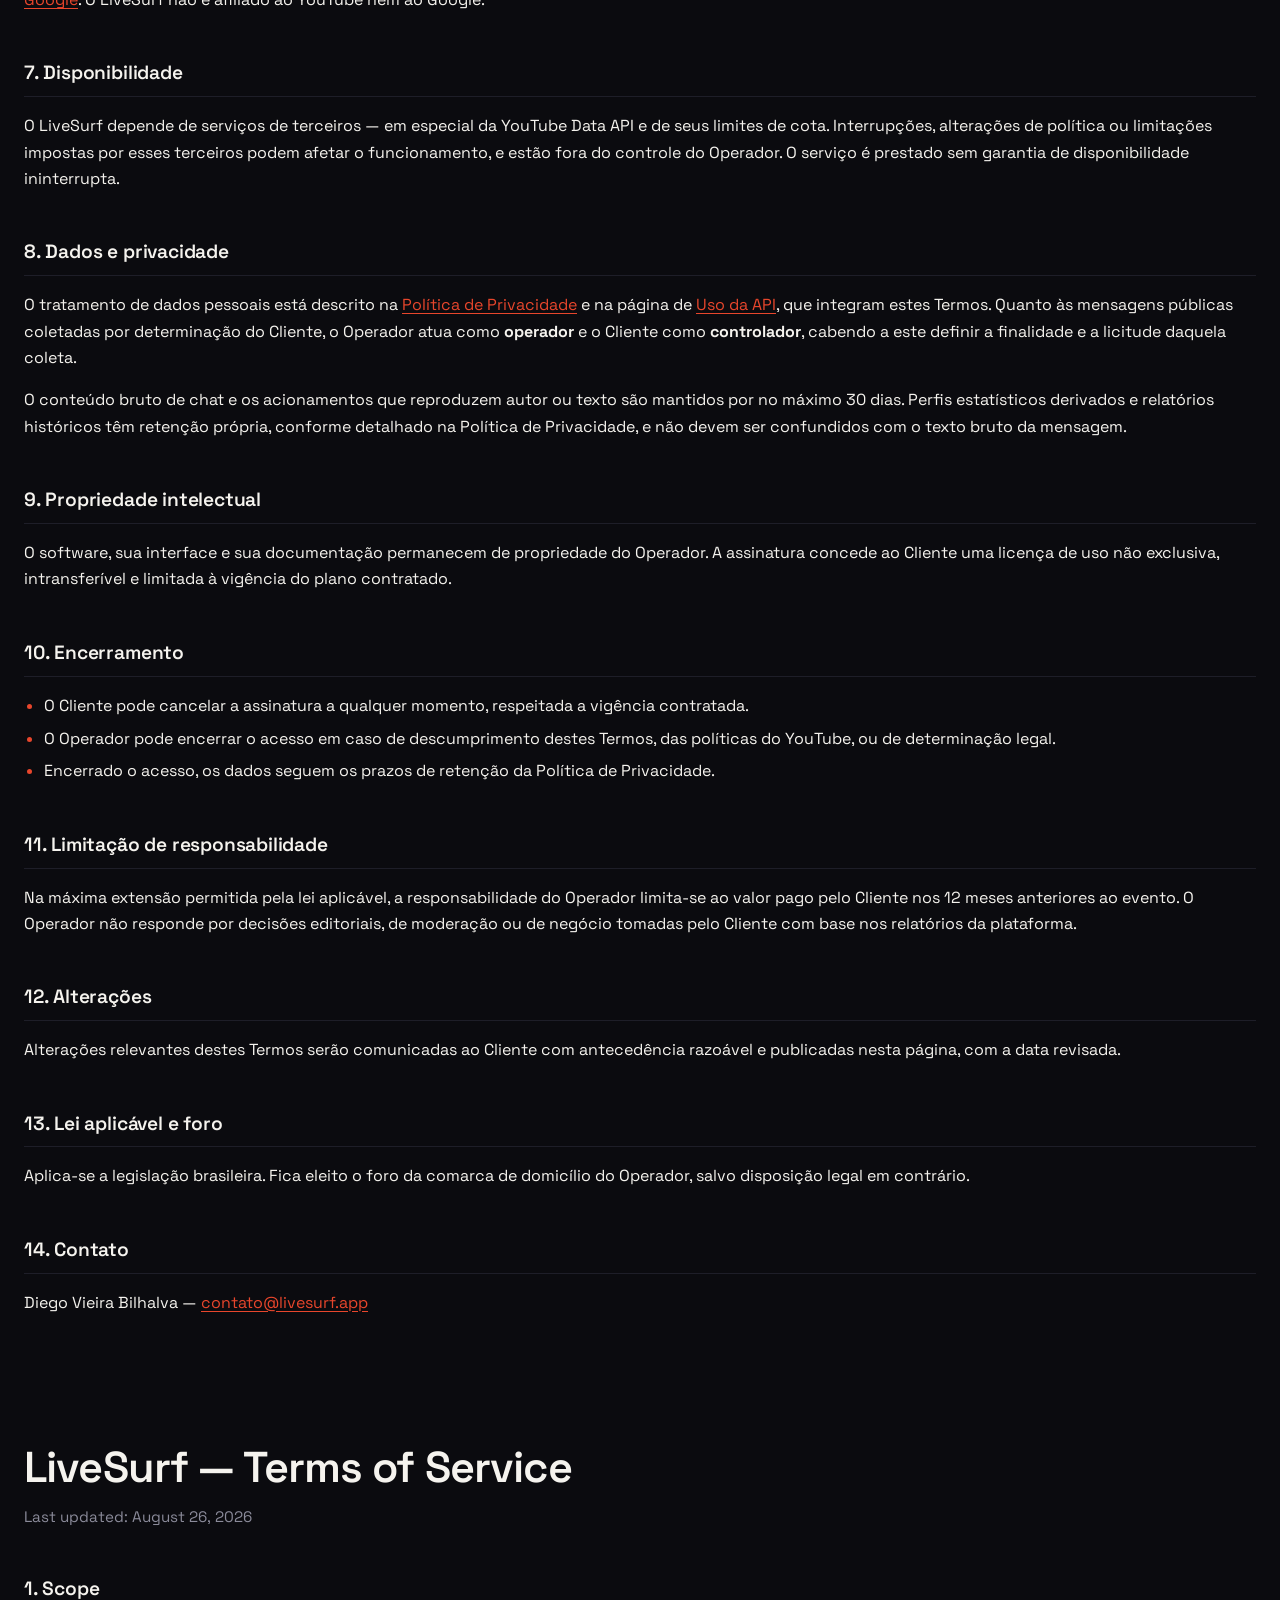
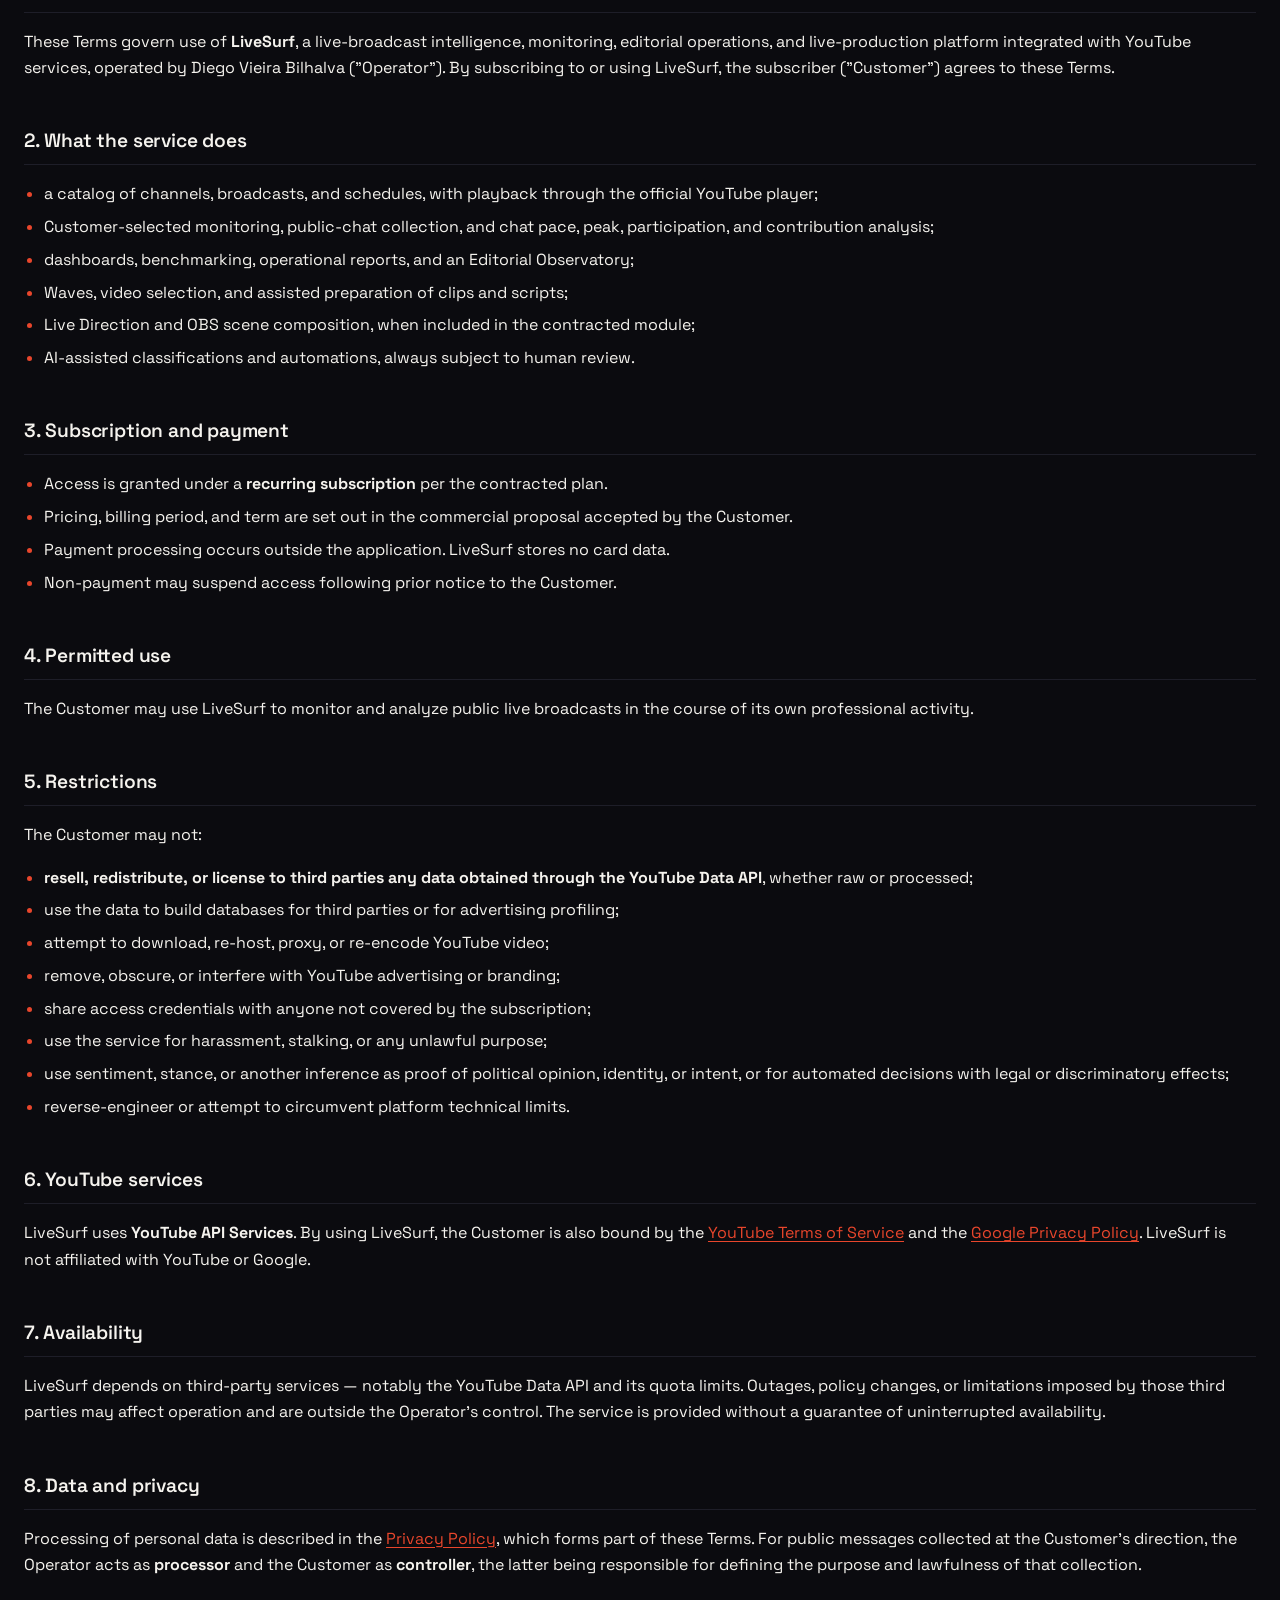
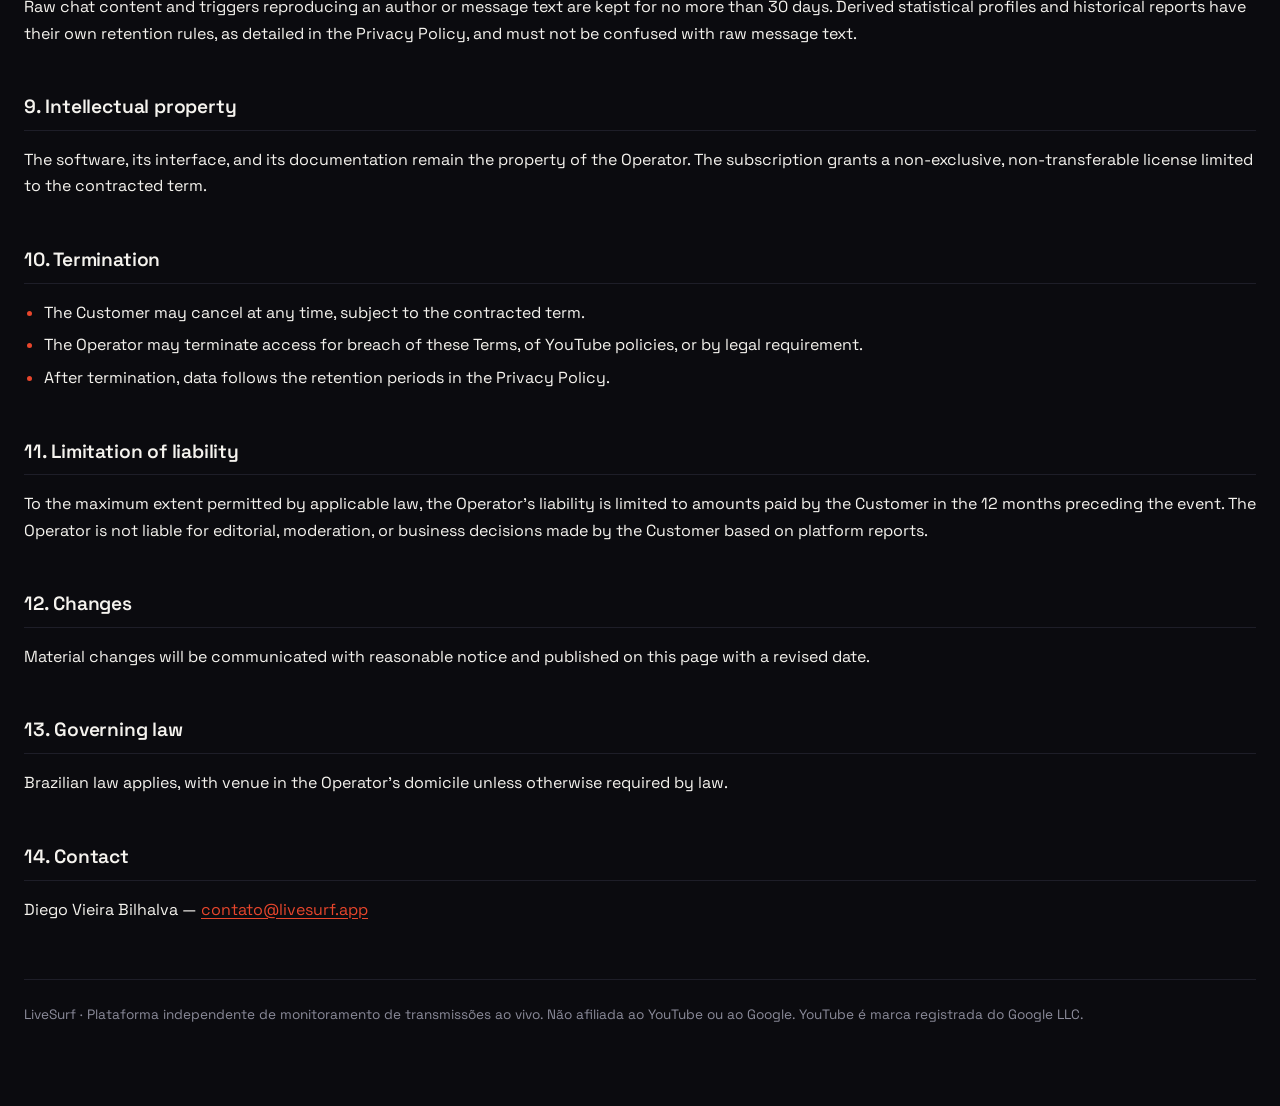
<file: termos.html>
<!doctype html>
<html lang="pt-BR">
<head>
<meta charset="utf-8">
<meta name="viewport" content="width=device-width, initial-scale=1">
<title>LiveSurf — Termos de Serviço / Terms of Service</title>
<link rel="icon" href="./assets/favicon.svg" type="image/svg+xml">
<link rel="stylesheet" href="./assets/marca.css">
</head>
<body>
<main class="conteudo">

  <h1>LiveSurf — Termos de Serviço</h1>
  <p class="sub">Última atualização: 26 de agosto de 2026 · <em>English version below</em></p>

  <div class="navegacao">
    <a href="#pt">🇧🇷 Português</a>
    <a href="#en">🇺🇸 English</a>
    <a href="./">← LiveSurf</a>
    <a href="./privacidade.html">Privacidade</a>
    <a href="./uso-da-api.html">Uso da API</a>
  </div>

  <section id="pt">

    <h2>1. Objeto</h2>
    <p>
      Estes Termos regem o uso do <strong>LiveSurf</strong>, plataforma de
      inteligência, monitoramento, operação editorial e direção de transmissões
      ao vivo, com integração aos serviços do YouTube, operada por
      Diego Vieira Bilhalva ("Operador"). Ao contratar ou usar o LiveSurf, o
      assinante ("Cliente") concorda com estes Termos.
    </p>

    <h2>2. O que o serviço faz</h2>
    <p>O LiveSurf oferece ao Cliente:</p>
    <ul>
      <li>catálogo de canais, transmissões e programação, com reprodução pelo player oficial do YouTube;</li>
      <li>monitoramento escolhido pelo Cliente, coleta do chat público e leitura de ritmo, picos, participação e contribuições;</li>
      <li>dashboards, benchmarking, relatórios operacionais e Observatório editorial;</li>
      <li>Ondas, seleção de vídeos, sugestão e preparação de cortes e roteiros;</li>
      <li>Direção de Live e composição de cenas para integração com OBS, conforme o módulo contratado;</li>
      <li>classificações e automações assistidas por inteligência artificial, sempre sujeitas a revisão humana.</li>
    </ul>

    <h2>3. Assinatura e pagamento</h2>
    <ul>
      <li>O acesso é concedido mediante <strong>assinatura recorrente</strong>, conforme plano contratado.</li>
      <li>Os valores, a periodicidade e a vigência constam da proposta comercial aceita pelo Cliente.</li>
      <li>O processamento de pagamento ocorre fora do aplicativo. O LiveSurf não armazena dados de cartão.</li>
      <li>O não pagamento pode suspender o acesso após comunicação prévia ao Cliente.</li>
    </ul>

    <h2>4. Uso permitido</h2>
    <p>O Cliente pode usar o LiveSurf para monitorar e analisar transmissões ao vivo públicas no âmbito da sua própria atividade profissional.</p>

    <h2>5. Restrições</h2>
    <p>É vedado ao Cliente:</p>
    <ul>
      <li>
        <strong>revender, redistribuir ou licenciar a terceiros os dados obtidos
        através da YouTube Data API</strong>, seja em forma bruta ou processada;
      </li>
      <li>usar os dados para construir base de dados destinada a terceiros ou para perfilamento publicitário;</li>
      <li>tentar baixar, re-hospedar, retransmitir ou recodificar vídeo do YouTube;</li>
      <li>remover, ocultar ou interferir em anúncios ou na marca do YouTube;</li>
      <li>compartilhar credenciais de acesso com quem não esteja coberto pela assinatura;</li>
      <li>usar o serviço para assédio, perseguição ou qualquer finalidade ilícita;</li>
      <li>usar sentimento, postura ou outra inferência como prova de opinião política, identidade ou intenção, ou para decisão automatizada com efeito jurídico ou discriminatório;</li>
      <li>fazer engenharia reversa ou tentar contornar limites técnicos da plataforma.</li>
    </ul>

    <h2>6. Serviços do YouTube</h2>
    <p>
      O LiveSurf utiliza os <strong>YouTube API Services</strong>. Ao usar o
      LiveSurf, o Cliente também está vinculado aos
      <a href="https://www.youtube.com/t/terms" target="_blank" rel="noopener">Termos de Serviço do YouTube</a>
      e à
      <a href="https://policies.google.com/privacy" target="_blank" rel="noopener">Política de Privacidade do Google</a>.
      O LiveSurf não é afiliado ao YouTube nem ao Google.
    </p>

    <h2>7. Disponibilidade</h2>
    <p>
      O LiveSurf depende de serviços de terceiros — em especial da YouTube Data
      API e de seus limites de cota. Interrupções, alterações de política ou
      limitações impostas por esses terceiros podem afetar o funcionamento, e
      estão fora do controle do Operador. O serviço é prestado sem garantia de
      disponibilidade ininterrupta.
    </p>

    <h2>8. Dados e privacidade</h2>
    <p>
      O tratamento de dados pessoais está descrito na
      <a href="./privacidade.html">Política de Privacidade</a> e na página de
      <a href="./uso-da-api.html">Uso da API</a>, que integram estes
      Termos. Quanto às mensagens públicas coletadas por determinação do Cliente,
      o Operador atua como <strong>operador</strong> e o Cliente como
      <strong>controlador</strong>, cabendo a este definir a finalidade e a
      licitude daquela coleta.
    </p>
    <p>
      O conteúdo bruto de chat e os acionamentos que reproduzem autor ou texto
      são mantidos por no máximo 30 dias. Perfis estatísticos derivados e
      relatórios históricos têm retenção própria, conforme detalhado na Política
      de Privacidade, e não devem ser confundidos com o texto bruto da mensagem.
    </p>

    <h2>9. Propriedade intelectual</h2>
    <p>
      O software, sua interface e sua documentação permanecem de propriedade do
      Operador. A assinatura concede ao Cliente uma licença de uso não exclusiva,
      intransferível e limitada à vigência do plano contratado.
    </p>

    <h2>10. Encerramento</h2>
    <ul>
      <li>O Cliente pode cancelar a assinatura a qualquer momento, respeitada a vigência contratada.</li>
      <li>O Operador pode encerrar o acesso em caso de descumprimento destes Termos, das políticas do YouTube, ou de determinação legal.</li>
      <li>Encerrado o acesso, os dados seguem os prazos de retenção da Política de Privacidade.</li>
    </ul>

    <h2>11. Limitação de responsabilidade</h2>
    <p>
      Na máxima extensão permitida pela lei aplicável, a responsabilidade do
      Operador limita-se ao valor pago pelo Cliente nos 12 meses anteriores ao
      evento. O Operador não responde por decisões editoriais, de moderação ou de
      negócio tomadas pelo Cliente com base nos relatórios da plataforma.
    </p>

    <h2>12. Alterações</h2>
    <p>
      Alterações relevantes destes Termos serão comunicadas ao Cliente com
      antecedência razoável e publicadas nesta página, com a data revisada.
    </p>

    <h2>13. Lei aplicável e foro</h2>
    <p>
      Aplica-se a legislação brasileira. Fica eleito o foro da comarca de
      domicílio do Operador, salvo disposição legal em contrário.
    </p>

    <h2>14. Contato</h2>
    <p>
      Diego Vieira Bilhalva —
      <a href="mailto:contato@livesurf.app">contato@livesurf.app</a>
    </p>

  </section>

  <hr style="margin:4rem 0; border:0; border-top:1px solid var(--linha)">

  <section id="en">

    <h1>LiveSurf — Terms of Service</h1>
    <p class="sub">Last updated: August 26, 2026</p>

    <h2>1. Scope</h2>
    <p>
      These Terms govern use of <strong>LiveSurf</strong>, a live-broadcast
      intelligence, monitoring, editorial operations, and live-production
      platform integrated with YouTube services, operated by Diego Vieira
      Bilhalva ("Operator"). By subscribing to or using LiveSurf, the subscriber
      ("Customer") agrees to these Terms.
    </p>

    <h2>2. What the service does</h2>
    <ul>
      <li>a catalog of channels, broadcasts, and schedules, with playback through the official YouTube player;</li>
      <li>Customer-selected monitoring, public-chat collection, and chat pace, peak, participation, and contribution analysis;</li>
      <li>dashboards, benchmarking, operational reports, and an Editorial Observatory;</li>
      <li>Waves, video selection, and assisted preparation of clips and scripts;</li>
      <li>Live Direction and OBS scene composition, when included in the contracted module;</li>
      <li>AI-assisted classifications and automations, always subject to human review.</li>
    </ul>

    <h2>3. Subscription and payment</h2>
    <ul>
      <li>Access is granted under a <strong>recurring subscription</strong> per the contracted plan.</li>
      <li>Pricing, billing period, and term are set out in the commercial proposal accepted by the Customer.</li>
      <li>Payment processing occurs outside the application. LiveSurf stores no card data.</li>
      <li>Non-payment may suspend access following prior notice to the Customer.</li>
    </ul>

    <h2>4. Permitted use</h2>
    <p>
      The Customer may use LiveSurf to monitor and analyze public live broadcasts
      in the course of its own professional activity.
    </p>

    <h2>5. Restrictions</h2>
    <p>The Customer may not:</p>
    <ul>
      <li>
        <strong>resell, redistribute, or license to third parties any data
        obtained through the YouTube Data API</strong>, whether raw or processed;
      </li>
      <li>use the data to build databases for third parties or for advertising profiling;</li>
      <li>attempt to download, re-host, proxy, or re-encode YouTube video;</li>
      <li>remove, obscure, or interfere with YouTube advertising or branding;</li>
      <li>share access credentials with anyone not covered by the subscription;</li>
      <li>use the service for harassment, stalking, or any unlawful purpose;</li>
      <li>use sentiment, stance, or another inference as proof of political opinion, identity, or intent, or for automated decisions with legal or discriminatory effects;</li>
      <li>reverse-engineer or attempt to circumvent platform technical limits.</li>
    </ul>

    <h2>6. YouTube services</h2>
    <p>
      LiveSurf uses <strong>YouTube API Services</strong>. By using LiveSurf, the
      Customer is also bound by the
      <a href="https://www.youtube.com/t/terms" target="_blank" rel="noopener">YouTube Terms of Service</a>
      and the
      <a href="https://policies.google.com/privacy" target="_blank" rel="noopener">Google Privacy Policy</a>.
      LiveSurf is not affiliated with YouTube or Google.
    </p>

    <h2>7. Availability</h2>
    <p>
      LiveSurf depends on third-party services — notably the YouTube Data API and
      its quota limits. Outages, policy changes, or limitations imposed by those
      third parties may affect operation and are outside the Operator's control.
      The service is provided without a guarantee of uninterrupted availability.
    </p>

    <h2>8. Data and privacy</h2>
    <p>
      Processing of personal data is described in the
      <a href="./privacidade.html">Privacy Policy</a>, which forms part of these
      Terms. For public messages collected at the Customer's direction, the
      Operator acts as <strong>processor</strong> and the Customer as
      <strong>controller</strong>, the latter being responsible for defining the
      purpose and lawfulness of that collection.
    </p>
    <p>
      Raw chat content and triggers reproducing an author or message text are
      kept for no more than 30 days. Derived statistical profiles and historical
      reports have their own retention rules, as detailed in the Privacy Policy,
      and must not be confused with raw message text.
    </p>

    <h2>9. Intellectual property</h2>
    <p>
      The software, its interface, and its documentation remain the property of
      the Operator. The subscription grants a non-exclusive, non-transferable
      license limited to the contracted term.
    </p>

    <h2>10. Termination</h2>
    <ul>
      <li>The Customer may cancel at any time, subject to the contracted term.</li>
      <li>The Operator may terminate access for breach of these Terms, of YouTube policies, or by legal requirement.</li>
      <li>After termination, data follows the retention periods in the Privacy Policy.</li>
    </ul>

    <h2>11. Limitation of liability</h2>
    <p>
      To the maximum extent permitted by applicable law, the Operator's liability
      is limited to amounts paid by the Customer in the 12 months preceding the
      event. The Operator is not liable for editorial, moderation, or business
      decisions made by the Customer based on platform reports.
    </p>

    <h2>12. Changes</h2>
    <p>
      Material changes will be communicated with reasonable notice and published
      on this page with a revised date.
    </p>

    <h2>13. Governing law</h2>
    <p>Brazilian law applies, with venue in the Operator's domicile unless otherwise required by law.</p>

    <h2>14. Contact</h2>
    <p>Diego Vieira Bilhalva — <a href="mailto:contato@livesurf.app">contato@livesurf.app</a></p>

  </section>

  <footer class="rodape">
    LiveSurf · Plataforma independente de monitoramento de transmissões ao vivo.
    Não afiliada ao YouTube ou ao Google. YouTube é marca registrada do Google LLC.
  </footer>

</main>
</body>
</html>
</file>
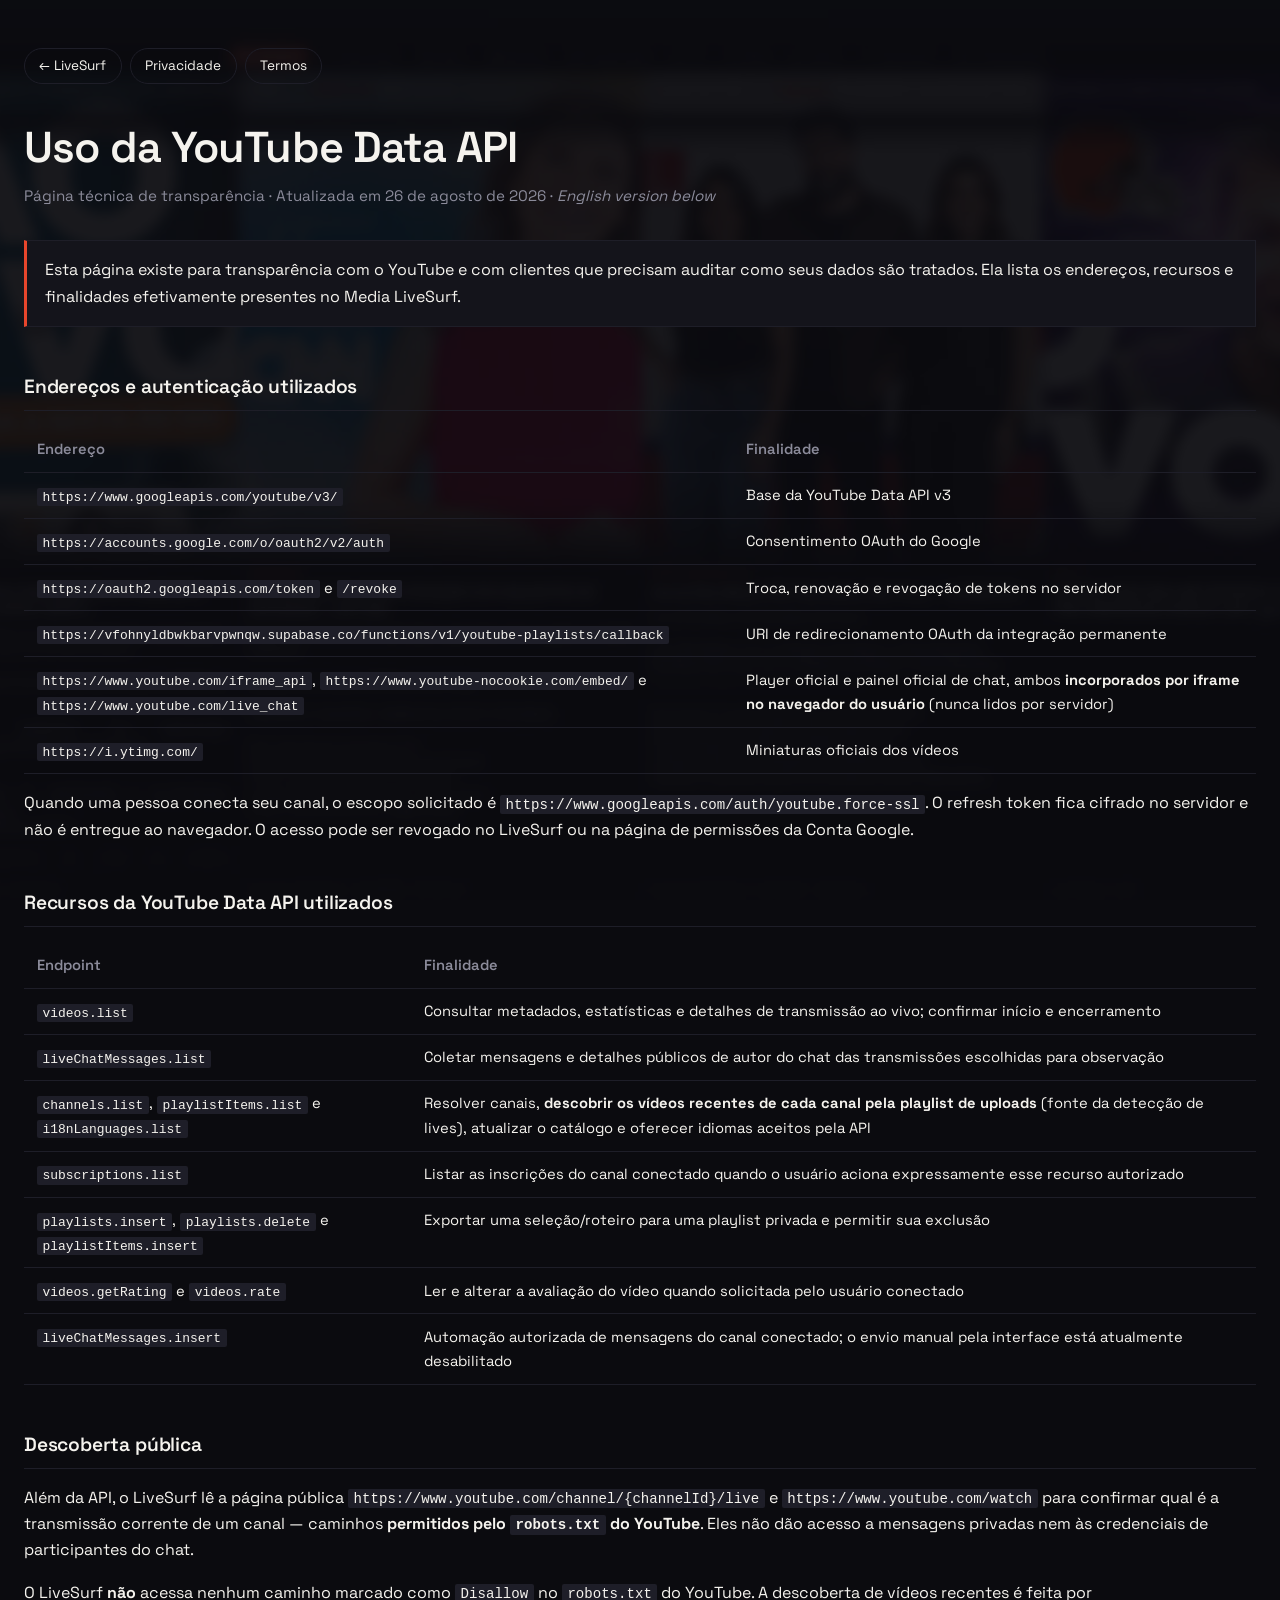
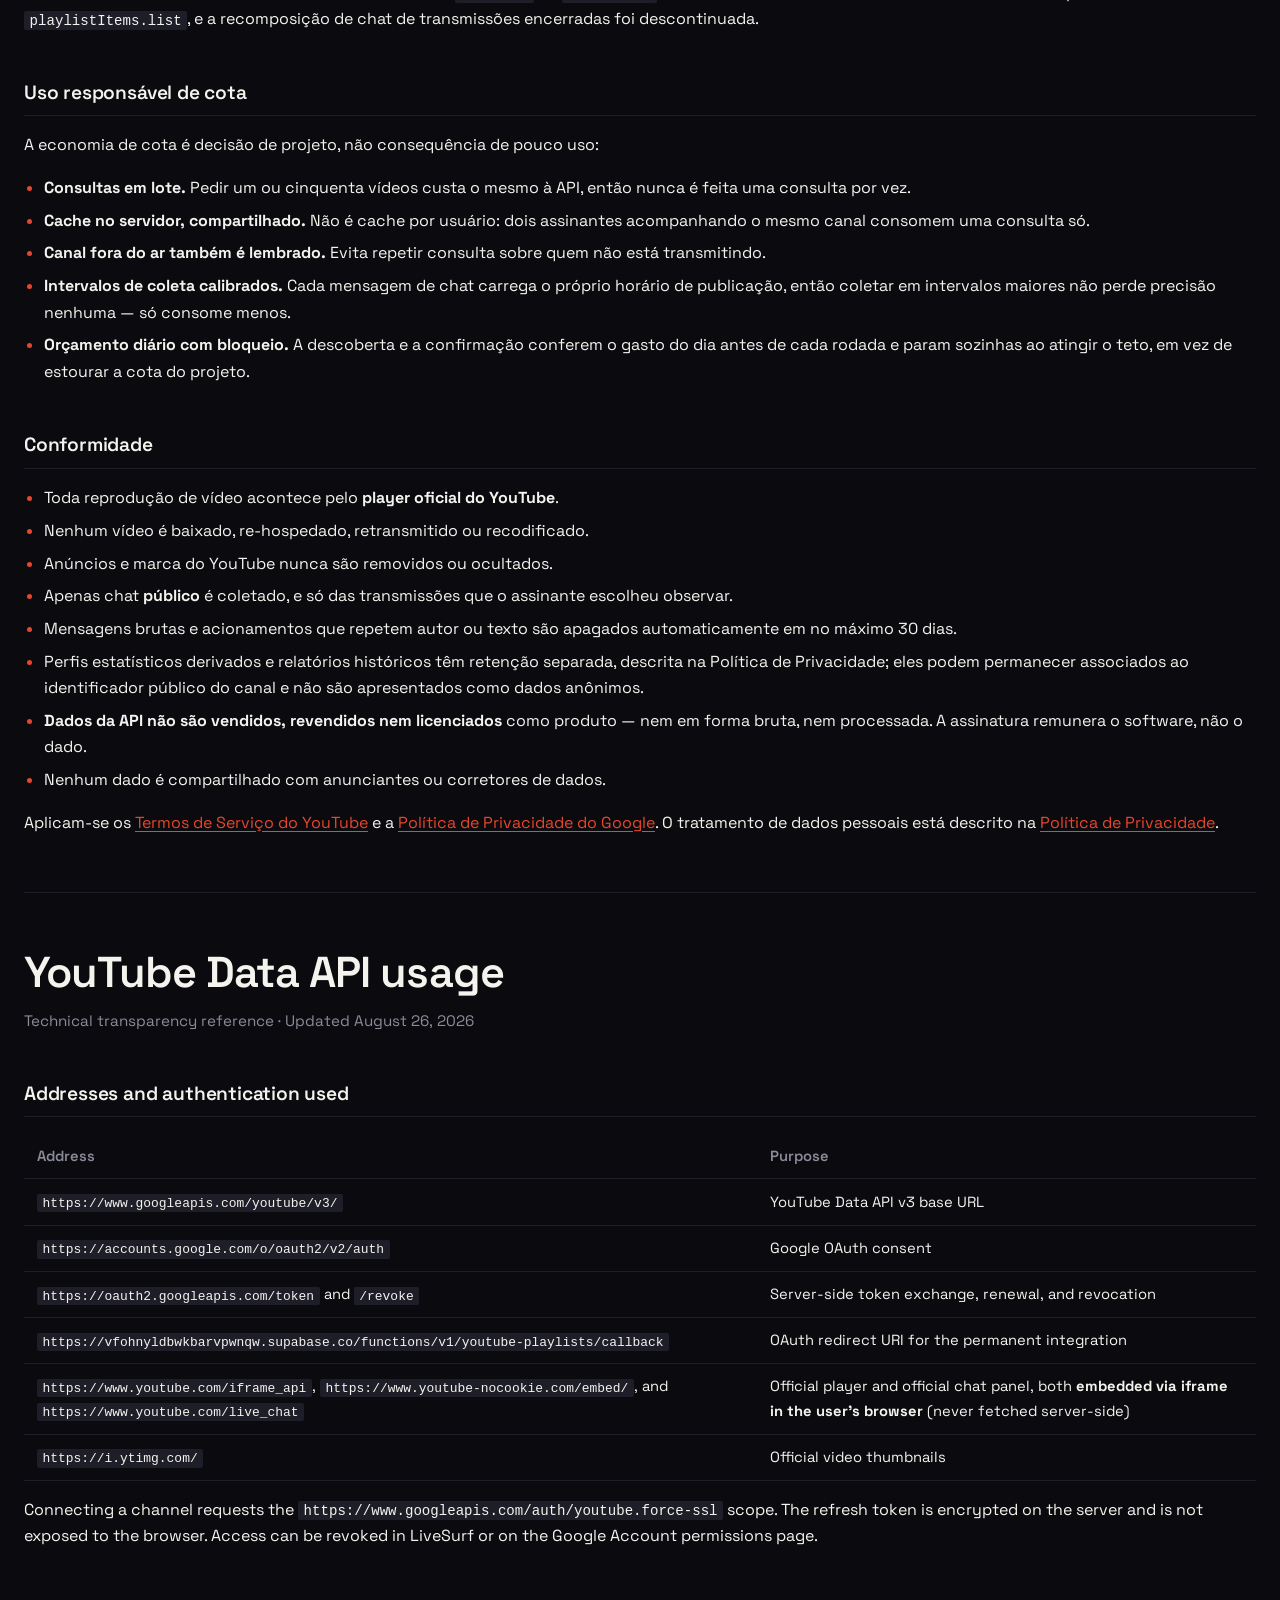
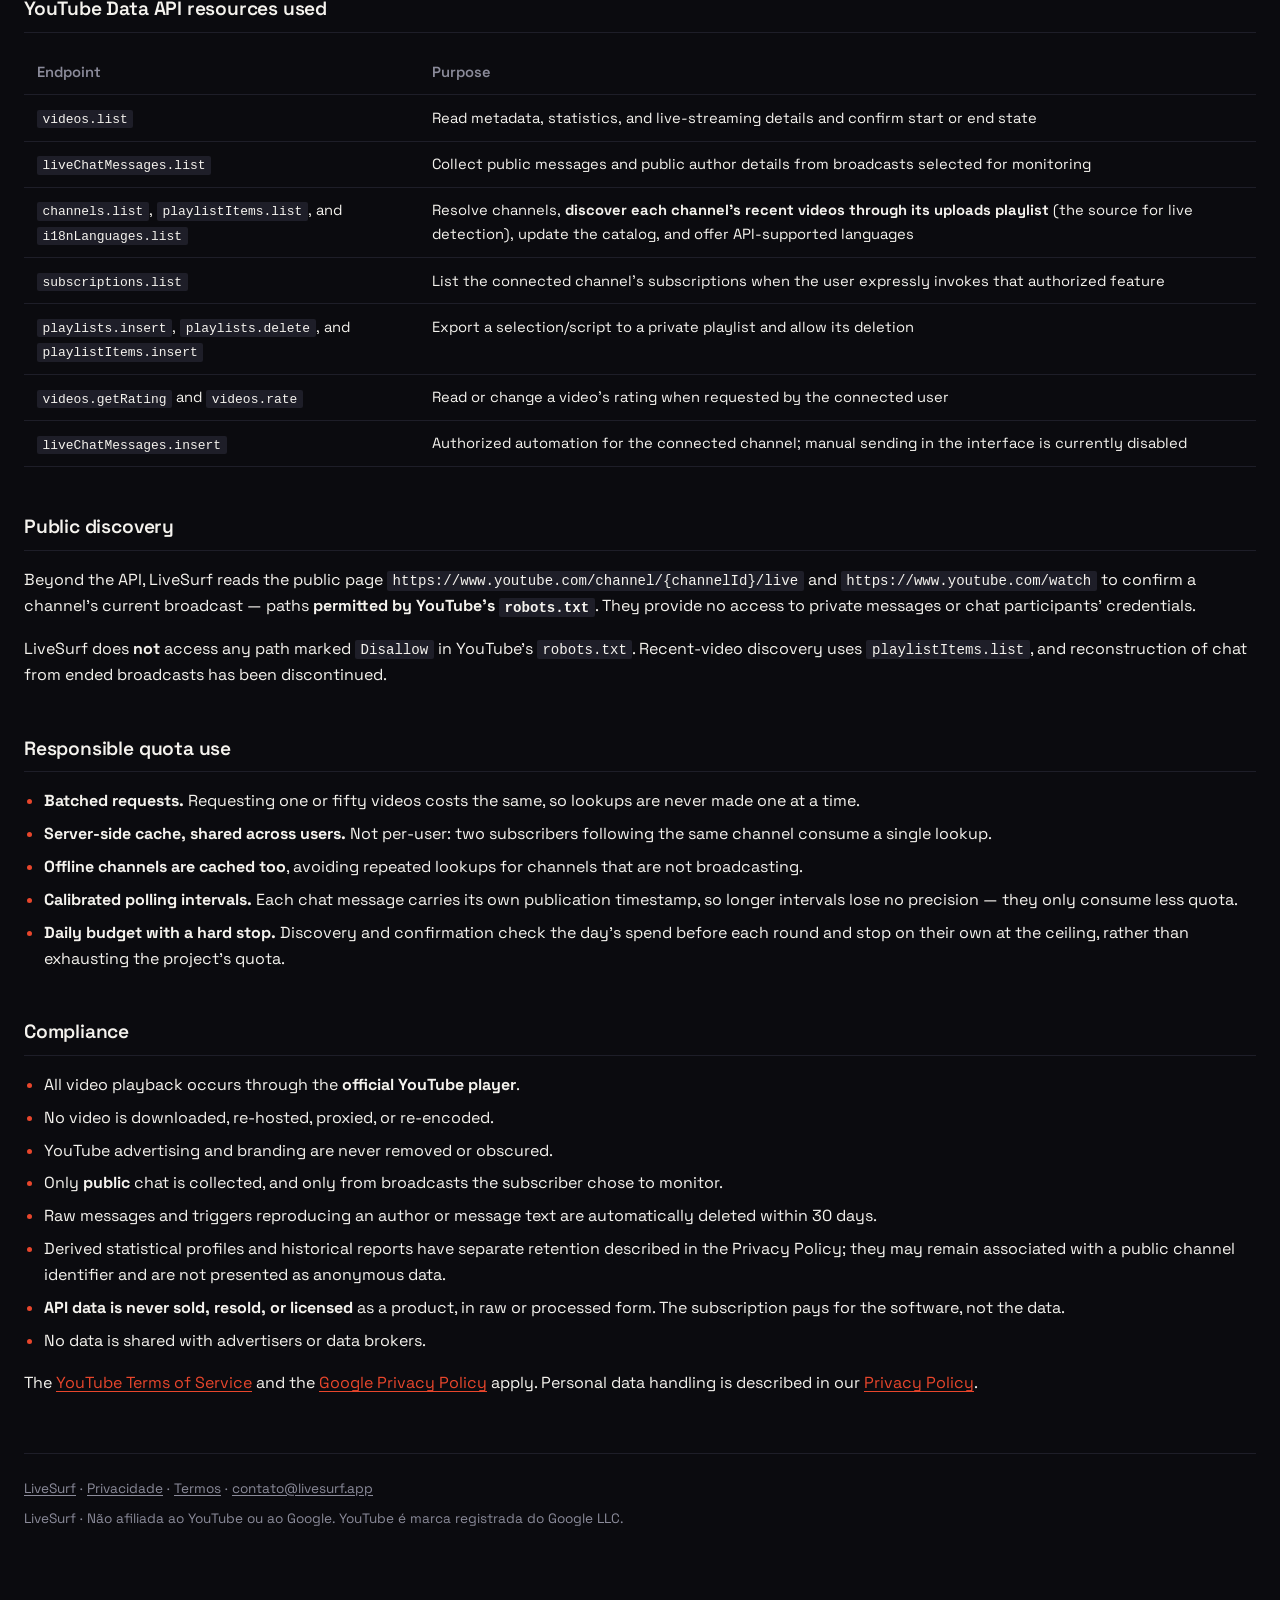
<file: uso-da-api.html>
<!doctype html>
<html lang="pt-BR">
<head>
<meta charset="utf-8">
<meta name="viewport" content="width=device-width, initial-scale=1">
<title>LiveSurf — Uso da YouTube Data API</title>
<meta name="description" content="Como o LiveSurf utiliza a YouTube Data API: endpoints, finalidade e conformidade.">
<meta name="robots" content="noindex">
<link rel="icon" href="./assets/favicon.svg" type="image/svg+xml">
<link rel="stylesheet" href="./assets/marca.css">
</head>
<body>
<main class="conteudo">

  <nav class="navegacao" aria-label="Documentos">
    <a href="./">← LiveSurf</a>
    <a href="./privacidade.html">Privacidade</a>
    <a href="./termos.html">Termos</a>
  </nav>

  <h1>Uso da YouTube Data API</h1>
  <p class="sub">
    Página técnica de transparência · Atualizada em 26 de agosto de 2026 ·
    <em>English version below</em>
  </p>

  <div class="caixa">
    Esta página existe para transparência com o YouTube e com clientes que
    precisam auditar como seus dados são tratados. Ela lista os endereços,
    recursos e finalidades efetivamente presentes no Media LiveSurf.
  </div>

  <section id="pt">

    <h2>Endereços e autenticação utilizados</h2>
    <table>
      <thead><tr><th>Endereço</th><th>Finalidade</th></tr></thead>
      <tbody>
        <tr><td><code>https://www.googleapis.com/youtube/v3/</code></td><td>Base da YouTube Data API v3</td></tr>
        <tr><td><code>https://accounts.google.com/o/oauth2/v2/auth</code></td><td>Consentimento OAuth do Google</td></tr>
        <tr><td><code>https://oauth2.googleapis.com/token</code> e <code>/revoke</code></td><td>Troca, renovação e revogação de tokens no servidor</td></tr>
        <tr><td><code>https://vfohnyldbwkbarvpwnqw.supabase.co/functions/v1/youtube-playlists/callback</code></td><td>URI de redirecionamento OAuth da integração permanente</td></tr>
        <tr><td><code>https://www.youtube.com/iframe_api</code>, <code>https://www.youtube-nocookie.com/embed/</code> e <code>https://www.youtube.com/live_chat</code></td><td>Player oficial e painel oficial de chat, ambos <strong>incorporados por iframe no navegador do usuário</strong> (nunca lidos por servidor)</td></tr>
        <tr><td><code>https://i.ytimg.com/</code></td><td>Miniaturas oficiais dos vídeos</td></tr>
      </tbody>
    </table>
    <p>
      Quando uma pessoa conecta seu canal, o escopo solicitado é
      <code>https://www.googleapis.com/auth/youtube.force-ssl</code>. O refresh
      token fica cifrado no servidor e não é entregue ao navegador. O acesso pode
      ser revogado no LiveSurf ou na página de permissões da Conta Google.
    </p>

    <h2>Recursos da YouTube Data API utilizados</h2>
    <table>
      <thead>
        <tr><th>Endpoint</th><th>Finalidade</th></tr>
      </thead>
      <tbody>
        <tr>
          <td><code>videos.list</code></td>
          <td>Consultar metadados, estatísticas e detalhes de transmissão ao vivo; confirmar início e encerramento</td>
        </tr>
        <tr>
          <td><code>liveChatMessages.list</code></td>
          <td>Coletar mensagens e detalhes públicos de autor do chat das transmissões escolhidas para observação</td>
        </tr>
        <tr>
          <td><code>channels.list</code>, <code>playlistItems.list</code> e <code>i18nLanguages.list</code></td>
          <td>Resolver canais, <strong>descobrir os vídeos recentes de cada canal pela playlist de uploads</strong> (fonte da detecção de lives), atualizar o catálogo e oferecer idiomas aceitos pela API</td>
        </tr>
        <tr>
          <td><code>subscriptions.list</code></td>
          <td>Listar as inscrições do canal conectado quando o usuário aciona expressamente esse recurso autorizado</td>
        </tr>
        <tr>
          <td><code>playlists.insert</code>, <code>playlists.delete</code> e <code>playlistItems.insert</code></td>
          <td>Exportar uma seleção/roteiro para uma playlist privada e permitir sua exclusão</td>
        </tr>
        <tr>
          <td><code>videos.getRating</code> e <code>videos.rate</code></td>
          <td>Ler e alterar a avaliação do vídeo quando solicitada pelo usuário conectado</td>
        </tr>
        <tr>
          <td><code>liveChatMessages.insert</code></td>
          <td>Automação autorizada de mensagens do canal conectado; o envio manual pela interface está atualmente desabilitado</td>
        </tr>
      </tbody>
    </table>

    <h2>Descoberta pública</h2>
    <p>
      Além da API, o LiveSurf lê a página pública
      <code>https://www.youtube.com/channel/{channelId}/live</code> e
      <code>https://www.youtube.com/watch</code> para confirmar qual é a
      transmissão corrente de um canal — caminhos <strong>permitidos pelo
      <code>robots.txt</code> do YouTube</strong>. Eles não dão acesso a
      mensagens privadas nem às credenciais de participantes do chat.
    </p>
    <p>
      O LiveSurf <strong>não</strong> acessa nenhum caminho marcado como
      <code>Disallow</code> no <code>robots.txt</code> do YouTube. A descoberta
      de vídeos recentes é feita por <code>playlistItems.list</code>, e a
      recomposição de chat de transmissões encerradas foi descontinuada.
    </p>

    <h2>Uso responsável de cota</h2>
    <p>
      A economia de cota é decisão de projeto, não consequência de pouco uso:
    </p>
    <ul>
      <li>
        <strong>Consultas em lote.</strong> Pedir um ou cinquenta vídeos custa
        o mesmo à API, então nunca é feita uma consulta por vez.
      </li>
      <li>
        <strong>Cache no servidor, compartilhado.</strong> Não é cache por
        usuário: dois assinantes acompanhando o mesmo canal consomem uma
        consulta só.
      </li>
      <li>
        <strong>Canal fora do ar também é lembrado.</strong> Evita repetir
        consulta sobre quem não está transmitindo.
      </li>
      <li>
        <strong>Intervalos de coleta calibrados.</strong> Cada mensagem de chat
        carrega o próprio horário de publicação, então coletar em intervalos
        maiores não perde precisão nenhuma — só consome menos.
      </li>
      <li>
        <strong>Orçamento diário com bloqueio.</strong> A descoberta e a
        confirmação conferem o gasto do dia antes de cada rodada e param sozinhas
        ao atingir o teto, em vez de estourar a cota do projeto.
      </li>
    </ul>

    <h2>Conformidade</h2>
    <ul>
      <li>Toda reprodução de vídeo acontece pelo <strong>player oficial do YouTube</strong>.</li>
      <li>Nenhum vídeo é baixado, re-hospedado, retransmitido ou recodificado.</li>
      <li>Anúncios e marca do YouTube nunca são removidos ou ocultados.</li>
      <li>Apenas chat <strong>público</strong> é coletado, e só das transmissões que o assinante escolheu observar.</li>
      <li>Mensagens brutas e acionamentos que repetem autor ou texto são apagados automaticamente em no máximo 30 dias.</li>
      <li>Perfis estatísticos derivados e relatórios históricos têm retenção separada, descrita na Política de Privacidade; eles podem permanecer associados ao identificador público do canal e não são apresentados como dados anônimos.</li>
      <li>
        <strong>Dados da API não são vendidos, revendidos nem licenciados</strong>
        como produto — nem em forma bruta, nem processada. A assinatura remunera
        o software, não o dado.
      </li>
      <li>Nenhum dado é compartilhado com anunciantes ou corretores de dados.</li>
    </ul>

    <p>
      Aplicam-se os
      <a href="https://www.youtube.com/t/terms" target="_blank" rel="noopener">Termos de Serviço do YouTube</a>
      e a
      <a href="https://policies.google.com/privacy" target="_blank" rel="noopener">Política de Privacidade do Google</a>.
      O tratamento de dados pessoais está descrito na
      <a href="./privacidade.html">Política de Privacidade</a>.
    </p>

  </section>

  <hr style="margin:3.5rem 0;border:0;border-top:1px solid var(--ink-3)">

  <section id="en">

    <h1>YouTube Data API usage</h1>
    <p class="sub">Technical transparency reference · Updated August 26, 2026</p>

    <h2>Addresses and authentication used</h2>
    <table>
      <thead><tr><th>Address</th><th>Purpose</th></tr></thead>
      <tbody>
        <tr><td><code>https://www.googleapis.com/youtube/v3/</code></td><td>YouTube Data API v3 base URL</td></tr>
        <tr><td><code>https://accounts.google.com/o/oauth2/v2/auth</code></td><td>Google OAuth consent</td></tr>
        <tr><td><code>https://oauth2.googleapis.com/token</code> and <code>/revoke</code></td><td>Server-side token exchange, renewal, and revocation</td></tr>
        <tr><td><code>https://vfohnyldbwkbarvpwnqw.supabase.co/functions/v1/youtube-playlists/callback</code></td><td>OAuth redirect URI for the permanent integration</td></tr>
        <tr><td><code>https://www.youtube.com/iframe_api</code>, <code>https://www.youtube-nocookie.com/embed/</code>, and <code>https://www.youtube.com/live_chat</code></td><td>Official player and official chat panel, both <strong>embedded via iframe in the user’s browser</strong> (never fetched server-side)</td></tr>
        <tr><td><code>https://i.ytimg.com/</code></td><td>Official video thumbnails</td></tr>
      </tbody>
    </table>
    <p>
      Connecting a channel requests the
      <code>https://www.googleapis.com/auth/youtube.force-ssl</code> scope. The
      refresh token is encrypted on the server and is not exposed to the browser.
      Access can be revoked in LiveSurf or on the Google Account permissions page.
    </p>

    <h2>YouTube Data API resources used</h2>
    <table>
      <thead>
        <tr><th>Endpoint</th><th>Purpose</th></tr>
      </thead>
      <tbody>
        <tr>
          <td><code>videos.list</code></td>
          <td>Read metadata, statistics, and live-streaming details and confirm start or end state</td>
        </tr>
        <tr>
          <td><code>liveChatMessages.list</code></td>
          <td>Collect public messages and public author details from broadcasts selected for monitoring</td>
        </tr>
        <tr>
          <td><code>channels.list</code>, <code>playlistItems.list</code>, and <code>i18nLanguages.list</code></td>
          <td>Resolve channels, <strong>discover each channel’s recent videos through its uploads playlist</strong> (the source for live detection), update the catalog, and offer API-supported languages</td>
        </tr>
        <tr>
          <td><code>subscriptions.list</code></td>
          <td>List the connected channel’s subscriptions when the user expressly invokes that authorized feature</td>
        </tr>
        <tr>
          <td><code>playlists.insert</code>, <code>playlists.delete</code>, and <code>playlistItems.insert</code></td>
          <td>Export a selection/script to a private playlist and allow its deletion</td>
        </tr>
        <tr>
          <td><code>videos.getRating</code> and <code>videos.rate</code></td>
          <td>Read or change a video's rating when requested by the connected user</td>
        </tr>
        <tr>
          <td><code>liveChatMessages.insert</code></td>
          <td>Authorized automation for the connected channel; manual sending in the interface is currently disabled</td>
        </tr>
      </tbody>
    </table>

    <h2>Public discovery</h2>
    <p>
      Beyond the API, LiveSurf reads the public page
      <code>https://www.youtube.com/channel/{channelId}/live</code> and
      <code>https://www.youtube.com/watch</code> to confirm a channel's current
      broadcast — paths <strong>permitted by YouTube's
      <code>robots.txt</code></strong>. They provide no access to private
      messages or chat participants' credentials.
    </p>
    <p>
      LiveSurf does <strong>not</strong> access any path marked
      <code>Disallow</code> in YouTube's <code>robots.txt</code>. Recent-video
      discovery uses <code>playlistItems.list</code>, and reconstruction of chat
      from ended broadcasts has been discontinued.
    </p>

    <h2>Responsible quota use</h2>
    <ul>
      <li><strong>Batched requests.</strong> Requesting one or fifty videos costs the same, so lookups are never made one at a time.</li>
      <li><strong>Server-side cache, shared across users.</strong> Not per-user: two subscribers following the same channel consume a single lookup.</li>
      <li><strong>Offline channels are cached too</strong>, avoiding repeated lookups for channels that are not broadcasting.</li>
      <li><strong>Calibrated polling intervals.</strong> Each chat message carries its own publication timestamp, so longer intervals lose no precision — they only consume less quota.</li>
      <li>
        <strong>Daily budget with a hard stop.</strong> Discovery and
        confirmation check the day's spend before each round and stop on their
        own at the ceiling, rather than exhausting the project's quota.
      </li>
    </ul>

    <h2>Compliance</h2>
    <ul>
      <li>All video playback occurs through the <strong>official YouTube player</strong>.</li>
      <li>No video is downloaded, re-hosted, proxied, or re-encoded.</li>
      <li>YouTube advertising and branding are never removed or obscured.</li>
      <li>Only <strong>public</strong> chat is collected, and only from broadcasts the subscriber chose to monitor.</li>
      <li>Raw messages and triggers reproducing an author or message text are automatically deleted within 30 days.</li>
      <li>Derived statistical profiles and historical reports have separate retention described in the Privacy Policy; they may remain associated with a public channel identifier and are not presented as anonymous data.</li>
      <li><strong>API data is never sold, resold, or licensed</strong> as a product, in raw or processed form. The subscription pays for the software, not the data.</li>
      <li>No data is shared with advertisers or data brokers.</li>
    </ul>

    <p>
      The <a href="https://www.youtube.com/t/terms" target="_blank" rel="noopener">YouTube Terms of Service</a>
      and the <a href="https://policies.google.com/privacy" target="_blank" rel="noopener">Google Privacy Policy</a>
      apply. Personal data handling is described in our
      <a href="./privacidade.html">Privacy Policy</a>.
    </p>

  </section>

  <footer class="rodape">
    <div>
      <a href="./">LiveSurf</a> ·
      <a href="./privacidade.html">Privacidade</a> ·
      <a href="./termos.html">Termos</a> ·
      <a href="mailto:contato@livesurf.app">contato@livesurf.app</a>
    </div>
    <div>
      LiveSurf · Não afiliada ao YouTube ou ao Google.
      YouTube é marca registrada do Google LLC.
    </div>
  </footer>

</main>
</body>
</html>
</file>
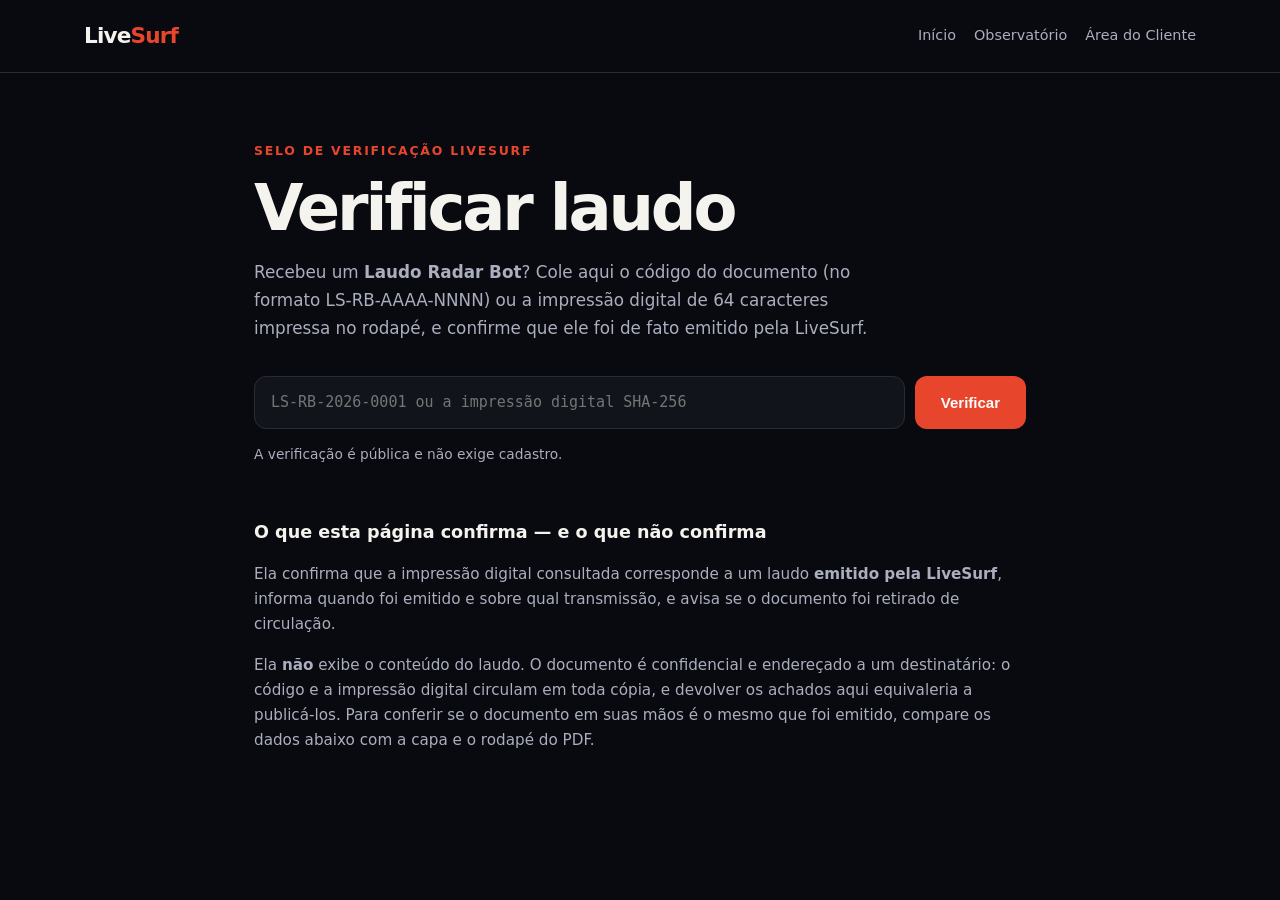
<file: verificar.html>
<!doctype html>
<html lang="pt-BR">
<head>
  <meta charset="utf-8">
  <meta name="viewport" content="width=device-width, initial-scale=1">
  <meta name="description" content="Confira a autenticidade de um laudo Radar Bot emitido pela LiveSurf.">
  <title>Verificar laudo — LiveSurf</title>
  <link rel="icon" href="./assets/favicon.svg">
  <style>
    :root { color-scheme: dark; --fundo:#090a0f; --painel:#12141c; --linha:#292c38; --texto:#f5f3ee; --suave:#aaaebe; --acento:#e8462c; --ok:#3fbf7f; --alerta:#e8b34c; }
    * { box-sizing:border-box; }
    body { margin:0; background:var(--fundo); color:var(--texto); font:16px/1.65 Inter,ui-sans-serif,system-ui,sans-serif; }
    a { color:inherit; }
    header { border-bottom:1px solid var(--linha); background:rgba(9,10,15,.94); position:sticky; top:0; z-index:2; }
    .barra { max-width:1160px; margin:auto; min-height:72px; padding:14px 24px; display:flex; align-items:center; gap:20px; }
    .marca { color:var(--texto); font-size:1.35rem; font-weight:850; text-decoration:none; letter-spacing:-.04em; }
    .marca span { color:var(--acento); }
    nav { margin-left:auto; display:flex; gap:18px; }
    nav a { color:var(--suave); font-size:.9rem; text-decoration:none; }
    main { max-width:820px; margin:auto; padding:64px 24px 96px; }
    .rotulo { color:var(--acento); font-size:.78rem; font-weight:800; letter-spacing:.14em; text-transform:uppercase; }
    h1 { margin:.2em 0 .3em; font-size:clamp(2.2rem,6vw,4rem); line-height:1; letter-spacing:-.05em; }
    .lead { color:var(--suave); font-size:1.05rem; max-width:640px; }
    form { display:flex; gap:10px; margin:34px 0 8px; flex-wrap:wrap; }
    input { flex:1 1 380px; min-width:0; padding:15px 16px; border:1px solid var(--linha); border-radius:12px; background:var(--painel); color:var(--texto); font:15px/1.4 ui-monospace,SFMono-Regular,Menlo,monospace; }
    input:focus { outline:none; border-color:var(--acento); }
    button { padding:15px 26px; border:0; border-radius:12px; background:var(--acento); color:#fff; font:700 15px Inter,sans-serif; cursor:pointer; }
    button[disabled] { opacity:.55; cursor:progress; }
    .dica { color:var(--suave); font-size:.86rem; }
    .resultado { margin-top:28px; padding:24px; border:1px solid var(--linha); border-radius:16px; background:var(--painel); }
    .resultado[data-estado="confere"] { border-color:var(--ok); }
    .resultado[data-estado="revogado"] { border-color:var(--alerta); }
    .resultado[data-estado="nao_encontrado"],.resultado[data-estado="formato_invalido"] { border-color:var(--acento); }
    .selo { display:flex; align-items:center; gap:10px; font-size:1.15rem; font-weight:750; }
    .selo .bolinha { width:12px; height:12px; border-radius:50%; background:var(--suave); }
    [data-estado="confere"] .bolinha { background:var(--ok); }
    [data-estado="revogado"] .bolinha { background:var(--alerta); }
    [data-estado="nao_encontrado"] .bolinha,[data-estado="formato_invalido"] .bolinha { background:var(--acento); }
    dl { display:grid; grid-template-columns:180px 1fr; gap:10px 18px; margin:20px 0 0; }
    dt { color:var(--suave); font-size:.82rem; text-transform:uppercase; letter-spacing:.06em; }
    dd { margin:0; }
    .nota { margin-top:22px; padding-top:18px; border-top:1px solid var(--linha); color:var(--suave); font-size:.88rem; }
    .explica { margin-top:52px; color:var(--suave); font-size:.95rem; }
    .explica h2 { color:var(--texto); font-size:1.1rem; margin-bottom:.4em; }
    [hidden] { display:none !important; }
    @media (max-width:620px) { dl { grid-template-columns:1fr; gap:4px 0; } dl dd { margin-bottom:10px; } }
  </style>
</head>
<body>
  <header>
    <div class="barra">
      <a class="marca" href="./index.html">Live<span>Surf</span></a>
      <nav><a href="./index.html">Início</a><a href="./observatorio.html">Observatório</a><a href="https://media.livesurf.app/login">Área do Cliente</a></nav>
    </div>
  </header>

  <main>
    <span class="rotulo">Selo de Verificação LiveSurf</span>
    <h1>Verificar laudo</h1>
    <p class="lead">
      Recebeu um <strong>Laudo Radar Bot</strong>? Cole aqui o código do documento
      (no formato LS-RB-AAAA-NNNN) ou a impressão digital de 64 caracteres impressa
      no rodapé, e confirme que ele foi de fato emitido pela LiveSurf.
    </p>

    <form id="form">
      <input id="consulta" name="consulta" placeholder="LS-RB-2026-0001 ou a impressão digital SHA-256" autocomplete="off" spellcheck="false" required>
      <button id="botao" type="submit">Verificar</button>
    </form>
    <p class="dica">A verificação é pública e não exige cadastro.</p>

    <section id="resultado" class="resultado" hidden></section>

    <section class="explica">
      <h2>O que esta página confirma — e o que não confirma</h2>
      <p>
        Ela confirma que a impressão digital consultada corresponde a um laudo
        <strong>emitido pela LiveSurf</strong>, informa quando foi emitido e sobre
        qual transmissão, e avisa se o documento foi retirado de circulação.
      </p>
      <p>
        Ela <strong>não</strong> exibe o conteúdo do laudo. O documento é
        confidencial e endereçado a um destinatário: o código e a impressão digital
        circulam em toda cópia, e devolver os achados aqui equivaleria a publicá-los.
        Para conferir se o documento em suas mãos é o mesmo que foi emitido, compare
        os dados abaixo com a capa e o rodapé do PDF.
      </p>
    </section>
  </main>

  <script>
    const ENDPOINT = "https://vfohnyldbwkbarvpwnqw.supabase.co/functions/v1/radar-bot-verificar";
    const form = document.querySelector("#form");
    const campo = document.querySelector("#consulta");
    const botao = document.querySelector("#botao");
    const caixa = document.querySelector("#resultado");

    const texto = (tag, valor, classe) => { const no = document.createElement(tag); no.textContent = valor ?? ""; if (classe) no.className = classe; return no; };
    const dataLonga = (v) => v ? new Intl.DateTimeFormat("pt-BR", { dateStyle: "long", timeStyle: "short", timeZone: "America/Sao_Paulo" }).format(new Date(v)) : "—";

    const TITULO = {
      confere: "Documento autêntico",
      revogado: "Documento revogado",
      nao_encontrado: "Nenhum laudo corresponde",
      formato_invalido: "Formato não reconhecido",
      erro: "Não foi possível verificar agora",
    };

    function linha(dl, rotulo, valor) {
      if (!valor) return;
      dl.append(texto("dt", rotulo), texto("dd", valor));
    }

    function mostrar(dados) {
      const estado = dados.estado || "erro";
      caixa.replaceChildren();
      caixa.dataset.estado = estado;

      const selo = document.createElement("div");
      selo.className = "selo";
      selo.append(texto("span", "", "bolinha"), texto("span", TITULO[estado] || TITULO.erro));
      caixa.append(selo);

      if (estado === "confere" || estado === "revogado") {
        const dl = document.createElement("dl");
        linha(dl, "Código", dados.codigo);
        linha(dl, "Emitido em", dataLonga(dados.emitidoEm));
        linha(dl, "Emissor", dados.emissor || "LiveSurf");
        linha(dl, "Canal", dados.canal);
        linha(dl, "Transmissão", dados.live);
        linha(dl, "Páginas", dados.paginas ? String(dados.paginas) : null);
        linha(dl, "Versão do método", dados.versaoAlgoritmo);
        if (estado === "revogado") {
          linha(dl, "Revogado em", dataLonga(dados.revogadoEm));
          linha(dl, "Motivo", dados.revogadoMotivo);
        }
        caixa.append(dl);
        caixa.append(texto("p", estado === "revogado"
          ? "Este laudo foi retirado de circulação pela LiveSurf e não deve ser utilizado como referência."
          : "Confira se o código, o canal e a data acima coincidem com o documento em suas mãos.", "nota"));
      } else {
        caixa.append(texto("p", dados.mensagem || dados.dica || "Verifique o que foi digitado e tente novamente.", "nota"));
      }
      caixa.hidden = false;
    }

    form.addEventListener("submit", async (evento) => {
      evento.preventDefault();
      const consulta = campo.value.trim();
      if (!consulta) return;
      botao.disabled = true;
      try {
        const resposta = await fetch(ENDPOINT, {
          method: "POST",
          headers: { "Content-Type": "application/json" },
          body: JSON.stringify({ consulta }),
        });
        mostrar(await resposta.json());
      } catch {
        // Falha de rede não pode virar "documento inválido": seria acusar um
        // laudo legítimo por causa do wi-fi de quem está verificando.
        mostrar({ estado: "erro", mensagem: "Não conseguimos falar com o serviço de verificação. Tente novamente em instantes." });
      } finally {
        botao.disabled = false;
      }
    });

    // Link direto: livesurf.app/verificar.html?c=LS-RB-2026-0001 já verifica.
    const inicial = new URLSearchParams(location.search).get("c");
    if (inicial) { campo.value = inicial; form.requestSubmit(); }
  </script>
</body>
</html>
</file>
<file: assets/marca.css>
/* ---------------------------------------------------------------------------
   LiveSurf — folha de estilo da marca, compartilhada pelas quatro páginas.

   Cores e tipografia vêm do app (client/src/index.css e o kit de marca):
   a onda é #e8462c, o papel é #f5f3ee, o fundo é #0b0b0f. Space Grotesk é a
   fonte da marca — servida daqui mesmo (assets/fonts), não de CDN.

   O site é dark por definição, como o app: a marca nasceu assim. Por isso não
   há troca de tema — mas nenhuma cor fica implícita, todas são declaradas.
--------------------------------------------------------------------------- */

@font-face {
  font-family: "Space Grotesk";
  src: url("./fonts/space-grotesk.ttf") format("truetype-variations");
  font-weight: 300 700;
  font-display: swap;
}

:root {
  --ink: #0b0b0f;
  --ink-2: #14141b;
  --ink-3: #1e1e28;
  --paper: #f5f3ee;
  --accent: #e8462c;
  --muted: #8b8b9a;

  --sans: "Space Grotesk", system-ui, -apple-system, "Segoe UI", Roboto, sans-serif;
  --mono: ui-monospace, SFMono-Regular, Menlo, Consolas, monospace;

  color-scheme: dark;
}

* { box-sizing: border-box; }

/* ---------------------------------------------------------------------------
   Fundo da marca: o catálogo, bem apagado
   ---------------------------------------------------------------------------
   Uma versão reduzida e desfocada do print do catálogo, atrás de tudo. O
   desfoque é o ponto: some com o detalhe legível (que competiria com o texto)
   e deixa só a textura de capas de vídeo — dá contexto sem virar ruído.

   ⚠️ Opacidade baixa de propósito. Estas páginas incluem Política de
   Privacidade e Termos, que precisam ser LIDOS: qualquer coisa que atrapalhe
   o contraste do texto é problema, não enfeite. O `body` mantém a cor sólida
   por baixo, então o fundo nunca decide sozinho a cor da página.
--------------------------------------------------------------------------- */
body::before {
  content: "";
  position: fixed;
  inset: 0;
  z-index: -1;
  background: url("./fundo.jpg") center / cover no-repeat;
  opacity: 0.06;
  pointer-events: none;
}

/* Em tela pequena a imagem fica esticada e o custo não compensa. */
@media (max-width: 40rem) {
  body::before { opacity: 0.04; }
}

/* Quem pediu menos estímulo visual não recebe imagem de fundo nenhuma. */
@media (prefers-reduced-motion: reduce) {
  body::before { opacity: 0.03; }
}


body {
  margin: 0;
  background: var(--ink);
  color: var(--paper);
  font-family: var(--sans);
  font-size: 16px;
  line-height: 1.65;
  -webkit-font-smoothing: antialiased;
}

/* Conteúdo principal: largo o bastante para as grades e o comparativo de
   planos usarem o desktop sem apertar as colunas. */
.conteudo {
  max-width: 84rem;
  margin: 0 auto;
  padding: 3rem 1.5rem 5rem;
}

/* Faixa LARGA: para grades de cards, prints e o comparativo de planos,
   que ganham em respiro horizontal — o oposto do texto. Cresce até 100rem
   para que as cinco colunas caibam no desktop sem rolagem horizontal. */
.largo {
  max-width: 100rem;
  margin: 0 auto;
  padding: 0 1.5rem;
}

/* Dentro da faixa larga, um bloco de texto centralizado volta à largura
   de leitura, para o título/intro da seção não esticar. */
.largo > .intro {
  max-width: 46rem;
  margin-inline: auto;
}

h1, h2, h3 { text-wrap: balance; }

h1 {
  font-size: clamp(1.9rem, 5vw, 2.7rem);
  font-weight: 600;
  letter-spacing: -0.02em;
  line-height: 1.1;
  margin: 0 0 0.75rem;
}

h2 {
  font-size: 1.2rem;
  font-weight: 600;
  letter-spacing: -0.01em;
  margin: 2.75rem 0 0.75rem;
  padding-bottom: 0.45rem;
  border-bottom: 1px solid var(--ink-3);
}

h3 {
  font-size: 1rem;
  font-weight: 600;
  margin: 1.5rem 0 0.35rem;
}

p, li { color: var(--paper); }

a {
  color: var(--accent);
  text-underline-offset: 0.18em;
}
a:focus-visible {
  outline: 2px solid var(--accent);
  outline-offset: 3px;
  border-radius: 2px;
}

.sub {
  margin: 0 0 2rem;
  color: var(--muted);
  font-size: 0.95rem;
}

ul, ol {
  padding-left: 1.25rem;
  display: flex;
  flex-direction: column;
  gap: 0.4rem;
}
li::marker { color: var(--accent); }

/* Tabelas rolam sozinhas no celular em vez de espremer a página. */
table {
  width: 100%;
  border-collapse: collapse;
  margin: 1rem 0;
  font-size: 0.92rem;
  display: block;
  overflow-x: auto;
}
th, td {
  text-align: left;
  padding: 0.65rem 0.8rem;
  border-bottom: 1px solid var(--ink-3);
  vertical-align: top;
}
th { font-weight: 600; color: var(--muted); }

.caixa {
  background: var(--ink-2);
  border: 1px solid var(--ink-3);
  border-left: 3px solid var(--accent);
  padding: 1rem 1.15rem;
  margin: 1.5rem 0;
}

code {
  font-family: var(--mono);
  font-size: 0.88em;
  background: var(--ink-3);
  padding: 0.1rem 0.35rem;
  border-radius: 2px;
}

/* Navegação entre as páginas do site. */
.navegacao {
  display: flex;
  flex-wrap: wrap;
  gap: 0.5rem;
  margin-bottom: 2.5rem;
}
.navegacao a {
  text-decoration: none;
  color: var(--paper);
  border: 1px solid var(--ink-3);
  border-radius: 2rem;
  padding: 0.35rem 0.9rem;
  font-size: 0.85rem;
}
.navegacao a:hover { border-color: var(--accent); }

.rodape {
  margin-top: 3.5rem;
  padding-top: 1.5rem;
  border-top: 1px solid var(--ink-3);
  color: var(--muted);
  font-size: 0.85rem;
  display: flex;
  flex-direction: column;
  gap: 0.5rem;
}
.rodape a { color: var(--muted); }

@media (prefers-reduced-motion: reduce) {
  *, *::before, *::after {
    animation-duration: 0.01ms !important;
    transition-duration: 0.01ms !important;
  }
}
</file>
